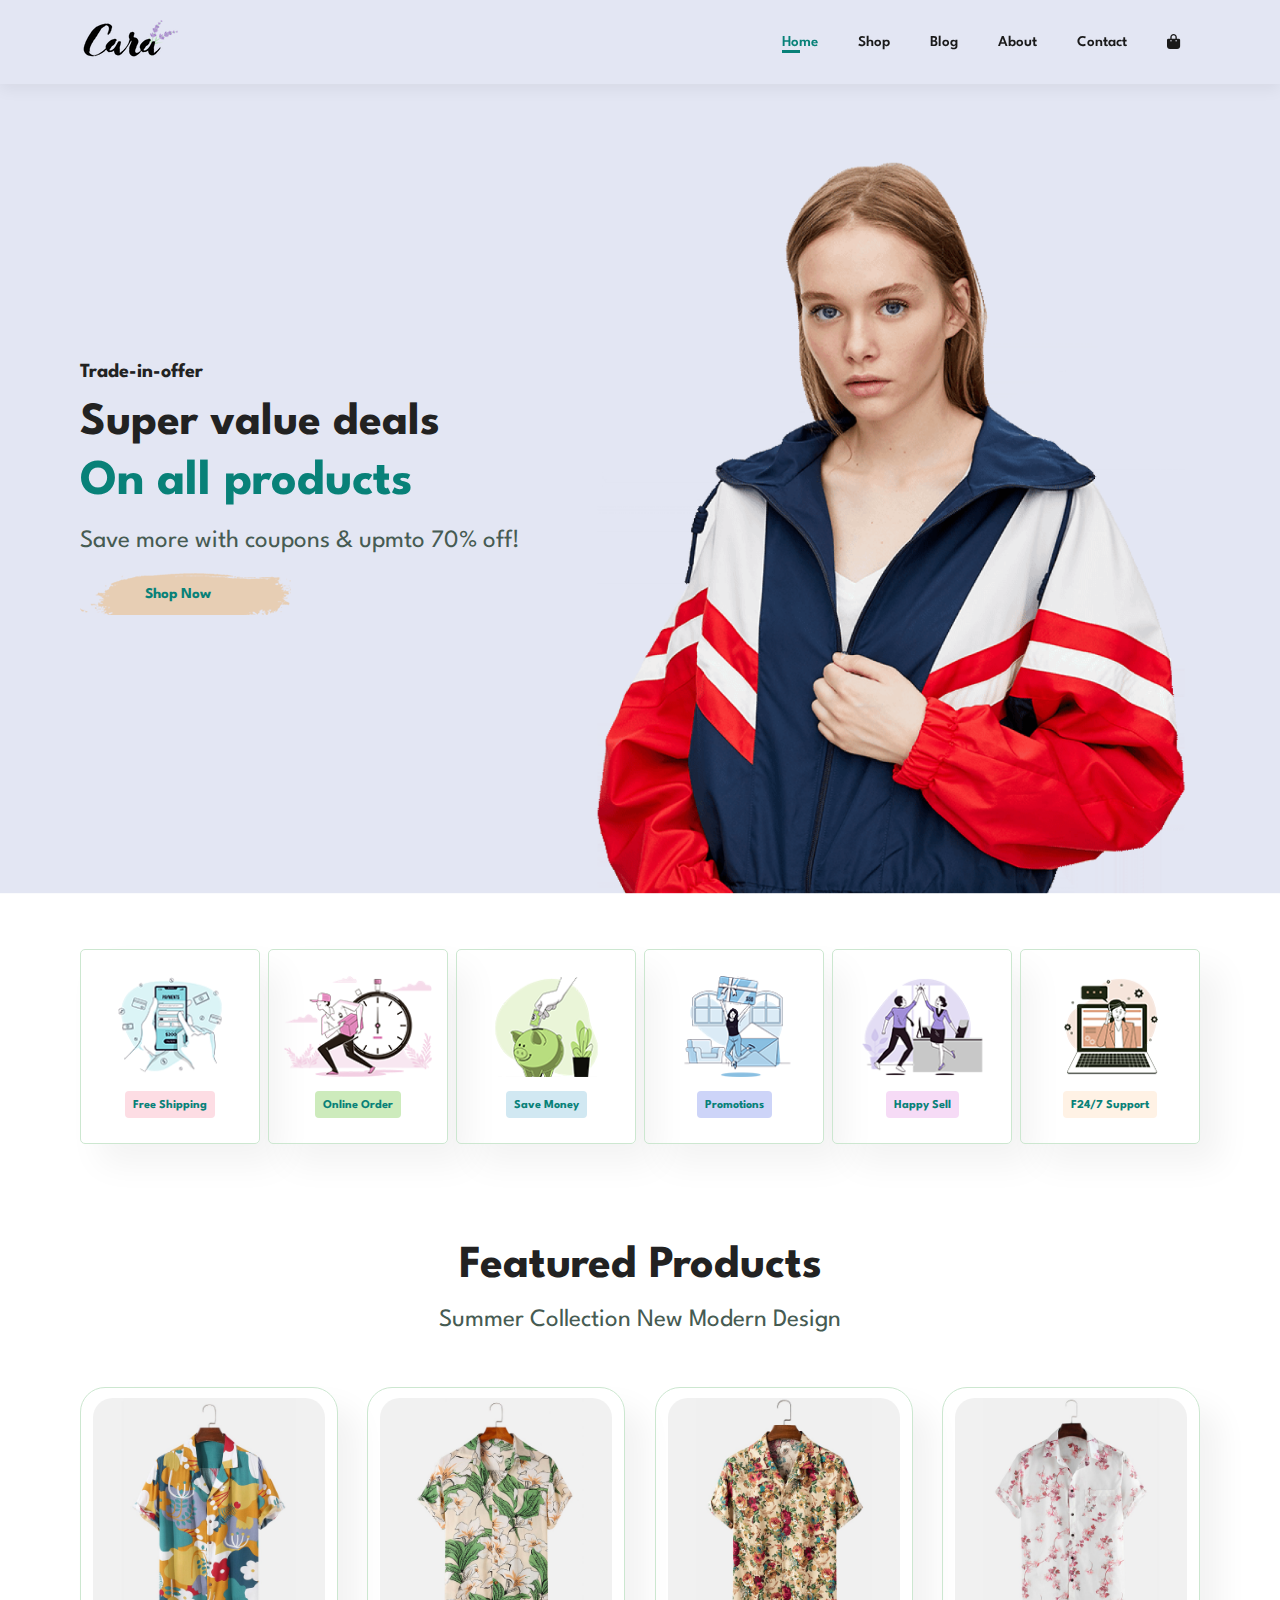
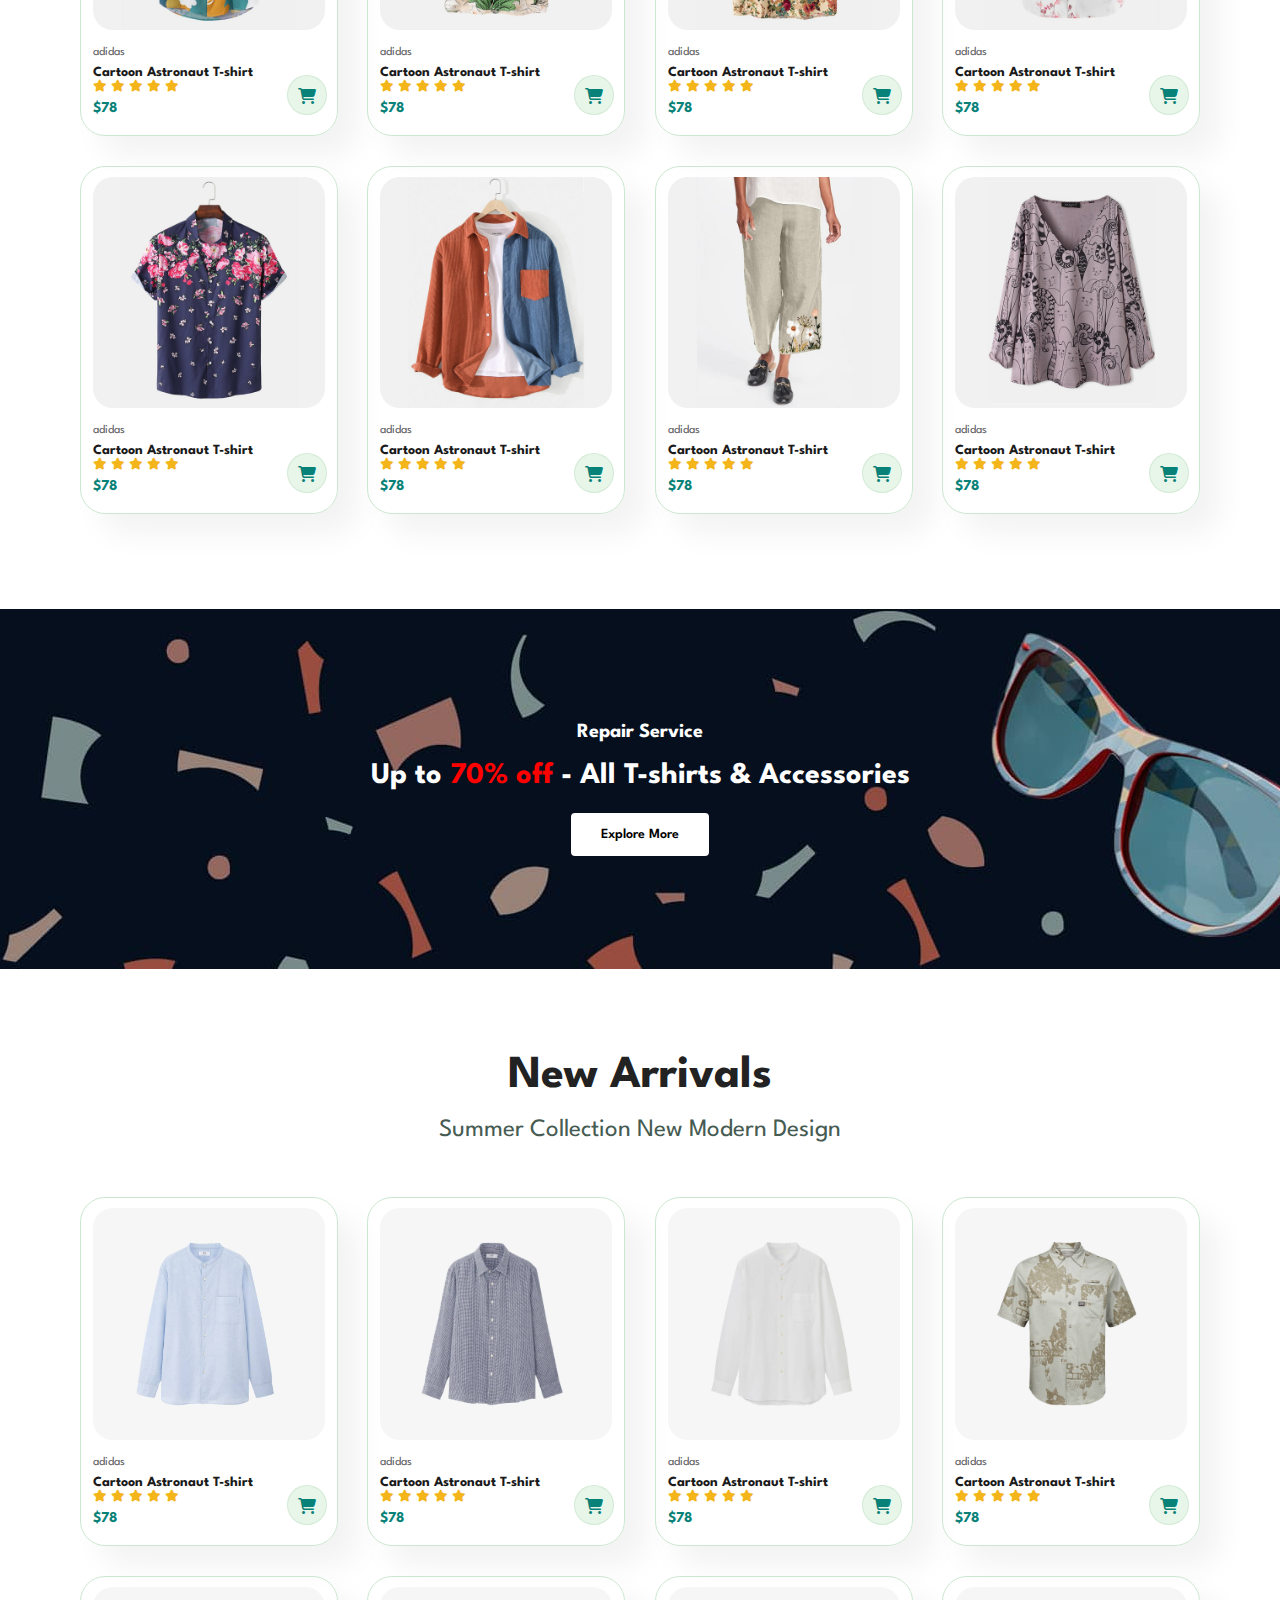
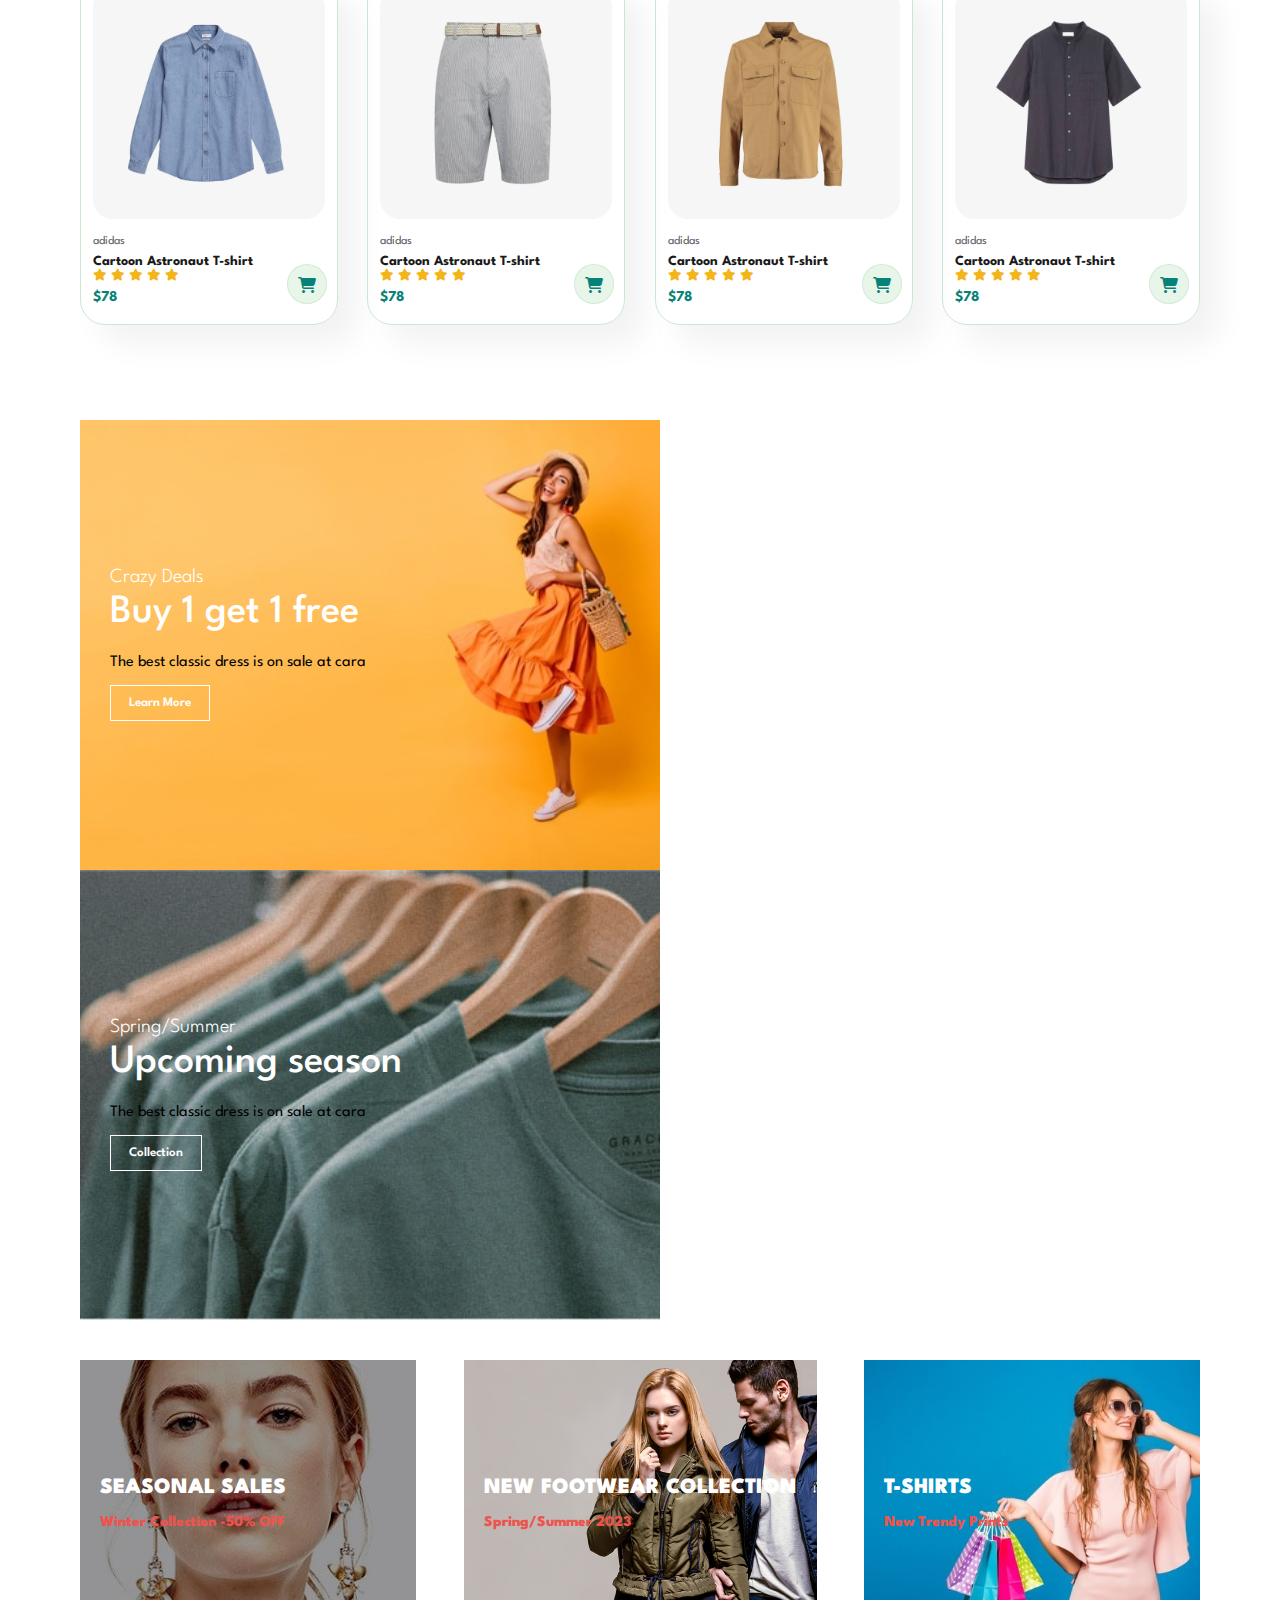
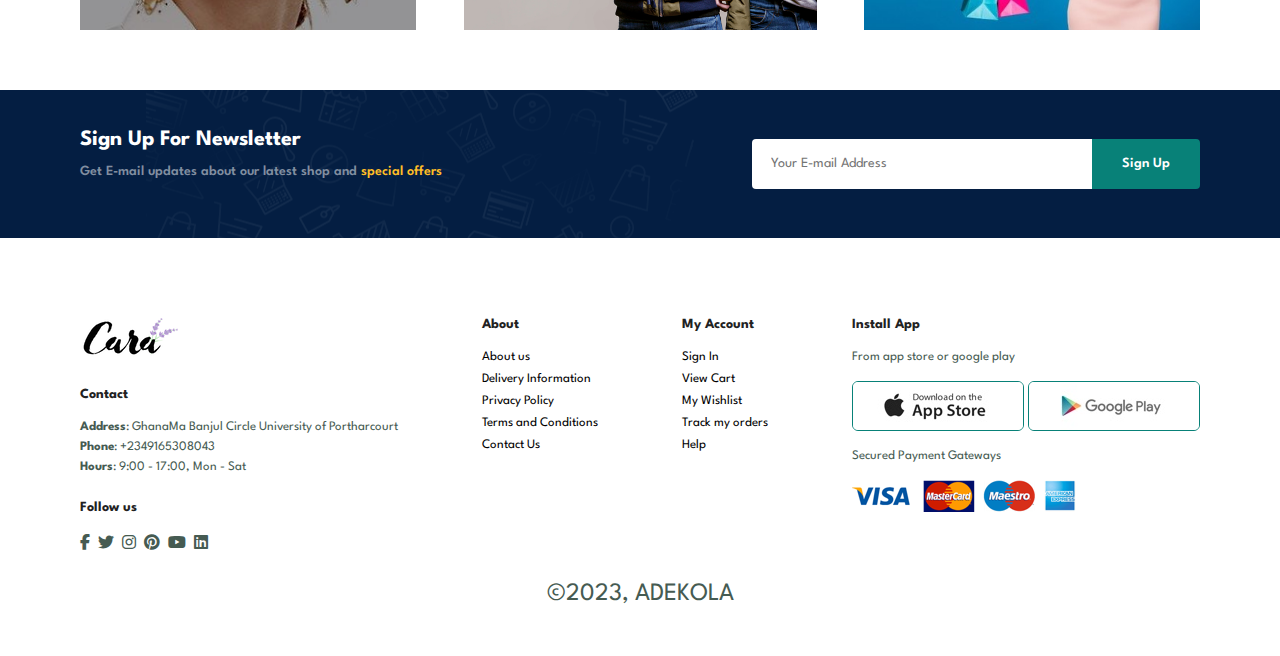
<file: index.html>
<!DOCTYPE html>
<html lang="en">
<head>
    <meta name="viewport" content="width=device-width, initial-scale=1.0">
    <title>Ecommerce</title>
    <link rel="stylesheet" href="style.css">
    <link rel="stylesheet" href="https://cdnjs.cloudflare.com/ajax/libs/font-awesome/6.4.2/css/all.min.css">
</head>
<body>
    
    <!-- header -->
    <section id="header">
        <a href=""><img src="img/logo.png" class="logo" alt=""></a>

        <div>
            <ul id="navbar">
                <li><a class="active" href="index.html">Home</a></li>
                <li><a href="shop.html">Shop</a></li>
                <li><a href="blog.html">Blog</a></li>
                <li><a href="about.html">About</a></li>
                <li><a href="contact.html">Contact</a></li>
                <li id="lg-bag"><a href="cart.html"><i class="fa-solid fa-bag-shopping"></i></a></li>
                <a href="" id="close"><i class="fa-solid fa-xmark"></i></a>
            </ul>
        </div>

        <div id="mobile">
            <a href="cart.html"><i class="fa-solid fa-bag-shopping"></i></i></i></i></a>
            <i id="bar" class="fas fa-outdent"></i>
            
        </div>
    </section>

    <section id="hero">
        <h4>Trade-in-offer</h4>
        <h2>Super value deals</h2>
        <h1>On all products</h1>
        <p>Save more with coupons & upmto 70% off!</p>
        <button>Shop Now</button>
    </section>


    <section id="feature" class="section-p1">
        <div class="fe-box">
            <img src="img/Features/f1.png" alt="">
            <h6>Free Shipping</h6>
        </div>
        <div class="fe-box">
            <img src="img/Features/f2.png" alt="">
            <h6>Online Order</h6>
        </div>
        <div class="fe-box">
            <img src="img/Features/f3.png" alt="">
            <h6>Save Money</h6>
        </div>
        <div class="fe-box">
            <img src="img/Features/f4.png" alt="">
            <h6>Promotions</h6>
        </div>
        <div class="fe-box">
            <img src="img/Features/f5.png" alt="">
            <h6>Happy Sell</h6>
        </div>
        <div class="fe-box">
            <img src="img/Features/f6.png" alt="">
            <h6>F24/7 Support</h6>
        </div>
    </section>

    <section id="product1" class="section-p1">
        <h2>Featured Products</h2>
        <p>Summer Collection New Modern Design</p>
        <div class="pro-container">
            <div class="pro">
                <img src="img/Products/f1.jpg" alt="">
                <div class="des">
                    <span>adidas</span>
                    <h5>Cartoon Astronaut T-shirt</h5>
                    <div class="star">
                        <i class="fas fa-star"></i>
                        <i class="fas fa-star"></i>
                        <i class="fas fa-star"></i>
                        <i class="fas fa-star"></i>
                        <i class="fas fa-star"></i>
                    </div>
                    <h4>$78</h4>
                </div>
                <a href=""><i class="fa-solid fa-cart-shopping cart" ; ></i></a>
            </div>
            <div class="pro">
                <img src="img/Products/f2.jpg" alt="">
                <div class="des">
                    <span>adidas</span>
                    <h5>Cartoon Astronaut T-shirt</h5>
                    <div class="star">
                        <i class="fas fa-star"></i>
                        <i class="fas fa-star"></i>
                        <i class="fas fa-star"></i>
                        <i class="fas fa-star"></i>
                        <i class="fas fa-star"></i>
                    </div>
                    <h4>$78</h4>
                </div>
                <a href=""><i class="fa-solid fa-cart-shopping cart" ; ></i></a>
            </div>
            <div class="pro">
                <img src="img/Products/f3.jpg" alt="">
                <div class="des">
                    <span>adidas</span>
                    <h5>Cartoon Astronaut T-shirt</h5>
                    <div class="star">
                        <i class="fas fa-star"></i>
                        <i class="fas fa-star"></i>
                        <i class="fas fa-star"></i>
                        <i class="fas fa-star"></i>
                        <i class="fas fa-star"></i>
                    </div>
                    <h4>$78</h4>
                </div>
                <a href=""><i class="fa-solid fa-cart-shopping cart" ; ></i></a>
            </div>
            <div class="pro">
                <img src="img/Products/f4.jpg" alt="">
                <div class="des">
                    <span>adidas</span>
                    <h5>Cartoon Astronaut T-shirt</h5>
                    <div class="star">
                        <i class="fas fa-star"></i>
                        <i class="fas fa-star"></i>
                        <i class="fas fa-star"></i>
                        <i class="fas fa-star"></i>
                        <i class="fas fa-star"></i>
                    </div>
                    <h4>$78</h4>
                </div>
                <a href=""><i class="fa-solid fa-cart-shopping cart" ; ></i></a>
            </div>
            <div class="pro">
                <img src="img/Products/f5.jpg" alt="">
                <div class="des">
                    <span>adidas</span>
                    <h5>Cartoon Astronaut T-shirt</h5>
                    <div class="star">
                        <i class="fas fa-star"></i>
                        <i class="fas fa-star"></i>
                        <i class="fas fa-star"></i>
                        <i class="fas fa-star"></i>
                        <i class="fas fa-star"></i>
                    </div>
                    <h4>$78</h4>
                </div>
                <a href=""><i class="fa-solid fa-cart-shopping cart" ; ></i></a>
            </div>
            <div class="pro">
                <img src="img/Products/f6.jpg" alt="">
                <div class="des">
                    <span>adidas</span>
                    <h5>Cartoon Astronaut T-shirt</h5>
                    <div class="star">
                        <i class="fas fa-star"></i>
                        <i class="fas fa-star"></i>
                        <i class="fas fa-star"></i>
                        <i class="fas fa-star"></i>
                        <i class="fas fa-star"></i>
                    </div>
                    <h4>$78</h4>
                </div>
                <a href=""><i class="fa-solid fa-cart-shopping cart" ; ></i></a>
            </div>
            <div class="pro">
                <img src="img/Products/f7.jpg" alt="">
                <div class="des">
                    <span>adidas</span>
                    <h5>Cartoon Astronaut T-shirt</h5>
                    <div class="star">
                        <i class="fas fa-star"></i>
                        <i class="fas fa-star"></i>
                        <i class="fas fa-star"></i>
                        <i class="fas fa-star"></i>
                        <i class="fas fa-star"></i>
                    </div>
                    <h4>$78</h4>
                </div>
                <a href=""><i class="fa-solid fa-cart-shopping cart" ; ></i></a>
            </div>
            <div class="pro">
                <img src="img/Products/f8.jpg" alt="">
                <div class="des">
                    <span>adidas</span>
                    <h5>Cartoon Astronaut T-shirt</h5>
                    <div class="star">
                        <i class="fas fa-star"></i>
                        <i class="fas fa-star"></i>
                        <i class="fas fa-star"></i>
                        <i class="fas fa-star"></i>
                        <i class="fas fa-star"></i>
                    </div>
                    <h4>$78</h4>
                </div>
                <a href=""><i class="fa-solid fa-cart-shopping cart" ; ></i></a>
            </div>
        </div>
    </section>

    <section id="banner" class="section-m1">
        <h4>Repair Service</h4>
        <h2>Up to <span>70% off</span> - All T-shirts & Accessories</h2>
        <button class="normal">Explore More</button>
    </section>

    <section id="product1" class="section-p1">
        <h2>New Arrivals</h2>
        <p>Summer Collection New Modern Design</p>
        <div class="pro-container">
            <div class="pro">
                <img src="img/Products/n1.jpg" alt="">
                <div class="des">
                    <span>adidas</span>
                    <h5>Cartoon Astronaut T-shirt</h5>
                    <div class="star">
                        <i class="fas fa-star"></i>
                        <i class="fas fa-star"></i>
                        <i class="fas fa-star"></i>
                        <i class="fas fa-star"></i>
                        <i class="fas fa-star"></i>
                    </div>
                    <h4>$78</h4>
                </div>
                <a href=""><i class="fa-solid fa-cart-shopping cart" ; ></i></a>
            </div>
            <div class="pro">
                <img src="img/Products/n2.jpg" alt="">
                <div class="des">
                    <span>adidas</span>
                    <h5>Cartoon Astronaut T-shirt</h5>
                    <div class="star">
                        <i class="fas fa-star"></i>
                        <i class="fas fa-star"></i>
                        <i class="fas fa-star"></i>
                        <i class="fas fa-star"></i>
                        <i class="fas fa-star"></i>
                    </div>
                    <h4>$78</h4>
                </div>
                <a href=""><i class="fa-solid fa-cart-shopping cart" ; ></i></a>
            </div>
            <div class="pro">
                <img src="img/Products/n3.jpg" alt="">
                <div class="des">
                    <span>adidas</span>
                    <h5>Cartoon Astronaut T-shirt</h5>
                    <div class="star">
                        <i class="fas fa-star"></i>
                        <i class="fas fa-star"></i>
                        <i class="fas fa-star"></i>
                        <i class="fas fa-star"></i>
                        <i class="fas fa-star"></i>
                    </div>
                    <h4>$78</h4>
                </div>
                <a href=""><i class="fa-solid fa-cart-shopping cart" ; ></i></a>
            </div>
            <div class="pro">
                <img src="img/Products/n4.jpg" alt="">
                <div class="des">
                    <span>adidas</span>
                    <h5>Cartoon Astronaut T-shirt</h5>
                    <div class="star">
                        <i class="fas fa-star"></i>
                        <i class="fas fa-star"></i>
                        <i class="fas fa-star"></i>
                        <i class="fas fa-star"></i>
                        <i class="fas fa-star"></i>
                    </div>
                    <h4>$78</h4>
                </div>
                <a href=""><i class="fa-solid fa-cart-shopping cart" ; ></i></a>
            </div>
            <div class="pro">
                <img src="img/Products/n5.jpg" alt="">
                <div class="des">
                    <span>adidas</span>
                    <h5>Cartoon Astronaut T-shirt</h5>
                    <div class="star">
                        <i class="fas fa-star"></i>
                        <i class="fas fa-star"></i>
                        <i class="fas fa-star"></i>
                        <i class="fas fa-star"></i>
                        <i class="fas fa-star"></i>
                    </div>
                    <h4>$78</h4>
                </div>
                <a href=""><i class="fa-solid fa-cart-shopping cart" ; ></i></a>
            </div>
            <div class="pro">
                <img src="img/Products/n6.jpg" alt="">
                <div class="des">
                    <span>adidas</span>
                    <h5>Cartoon Astronaut T-shirt</h5>
                    <div class="star">
                        <i class="fas fa-star"></i>
                        <i class="fas fa-star"></i>
                        <i class="fas fa-star"></i>
                        <i class="fas fa-star"></i>
                        <i class="fas fa-star"></i>
                    </div>
                    <h4>$78</h4>
                </div>
                <a href=""><i class="fa-solid fa-cart-shopping cart" ; ></i></a>
            </div>
            <div class="pro">
                <img src="img/Products/n7.jpg" alt="">
                <div class="des">
                    <span>adidas</span>
                    <h5>Cartoon Astronaut T-shirt</h5>
                    <div class="star">
                        <i class="fas fa-star"></i>
                        <i class="fas fa-star"></i>
                        <i class="fas fa-star"></i>
                        <i class="fas fa-star"></i>
                        <i class="fas fa-star"></i>
                    </div>
                    <h4>$78</h4>
                </div>
                <a href=""><i class="fa-solid fa-cart-shopping cart" ; ></i></a>
            </div>
            <div class="pro">
                <img src="img/Products/n8.jpg" alt="">
                <div class="des">
                    <span>adidas</span>
                    <h5>Cartoon Astronaut T-shirt</h5>
                    <div class="star">
                        <i class="fas fa-star"></i>
                        <i class="fas fa-star"></i>
                        <i class="fas fa-star"></i>
                        <i class="fas fa-star"></i>
                        <i class="fas fa-star"></i>
                    </div>
                    <h4>$78</h4>
                </div>
                <a href=""><i class="fa-solid fa-cart-shopping cart" ; ></i></a>
            </div>
        </div>
    </section>

    <section id="sm-banner" class="section-p1">
        <div class="banner-box">
            <h4>Crazy Deals</h4>
            <h2>Buy 1 get 1 free</h2>
            <span>The best classic dress is on sale at cara</span>
            <button class="white">Learn More</button>
        </div>

        <div class="banner-box banner-box2">
            <h4>Spring/Summer</h4>
            <h2>Upcoming season</h2>
            <span>The best classic dress is on sale at cara</span>
            <button class="white">Collection</button>
        </div>

    </section>

    <section id="banner3">
        <div class="banner-box">
            <h2>SEASONAL SALES</h2>
            <h3>Winter Collection -50% OFF</h3>
        </div>  
        <div class="banner-box banner-box2">
            <h2>NEW FOOTWEAR COLLECTION</h2>
            <h3>Spring/Summer 2023</h3>
        </div>  
        <div class="banner-box banner-box3">
            <h2>T-SHIRTS</h2>
            <h3>New Trendy Prints</h3>
        </div>  
    </section> 
    <section id="newsletter" class="section-p1 section-m1">
        <div class="newstext">
            <h4>Sign Up For Newsletter</h4>
            <p>Get E-mail updates about our latest shop and <span>special offers</span>
            </p>
        </div>
        <div class="form">
            <input type="text" placeholder="Your E-mail Address">
            <button class="normal">Sign Up</button>
        </div>
    </section>

    <footer class="section-p1">
        <div class="col">
            <img class="logo" src="img/logo.png">
            <h4>Contact</h4>
            <p><strong>Address</strong>: GhanaMa Banjul Circle University of Portharcourt</p>
            <p><strong>Phone</strong>: +2349165308043</p>
            <p><strong>Hours</strong>: 9:00 - 17:00, Mon - Sat</p>

            <div class="follow">
                <h4>Follow us</h4>
                <div class="icon">
                    <i class="fab fa-facebook-f"></i>
                    <i class="fab fa-twitter"></i>
                    <i class="fab fa-instagram"></i>
                    <i class="fab fa-pinterest"></i>
                    <i class="fab fa-youtube"></i>
                    <i class="fab fa-linkedin"></i>
                </div>
            </div>
            
        </div>

        <div class="col">
            <h4>About</h4>
            <a href="">About us</a>
            <a href="">Delivery Information</a>
            <a href="">Privacy Policy</a>
            <a href="">Terms and Conditions</a>
            <a href="">Contact Us</a>
        </div>

        <div class="col">
            <h4>My Account</h4>
            <a href="">Sign In</a>
            <a href="">View Cart</a>
            <a href="">My Wishlist</a>
            <a href="">Track my orders</a>
            <a href="">Help</a>
        </div>

        <div class="col install">
            <h4>Install App</h4>
            <p>From app store or google play</p>
            <div class="row">
                <img src="img/Pay/app.jpg">
                <img src="img/Pay/play.jpg">
            </div>

            <p>Secured Payment Gateways</p>
            <img src="img/Pay/pay.png" alt="">
        </div>
        
    </footer>
    <p class="copyright">&copy;2023, ADEKOLA</p>

    <script src="script.js"></script>
</body>
</html>
</file>
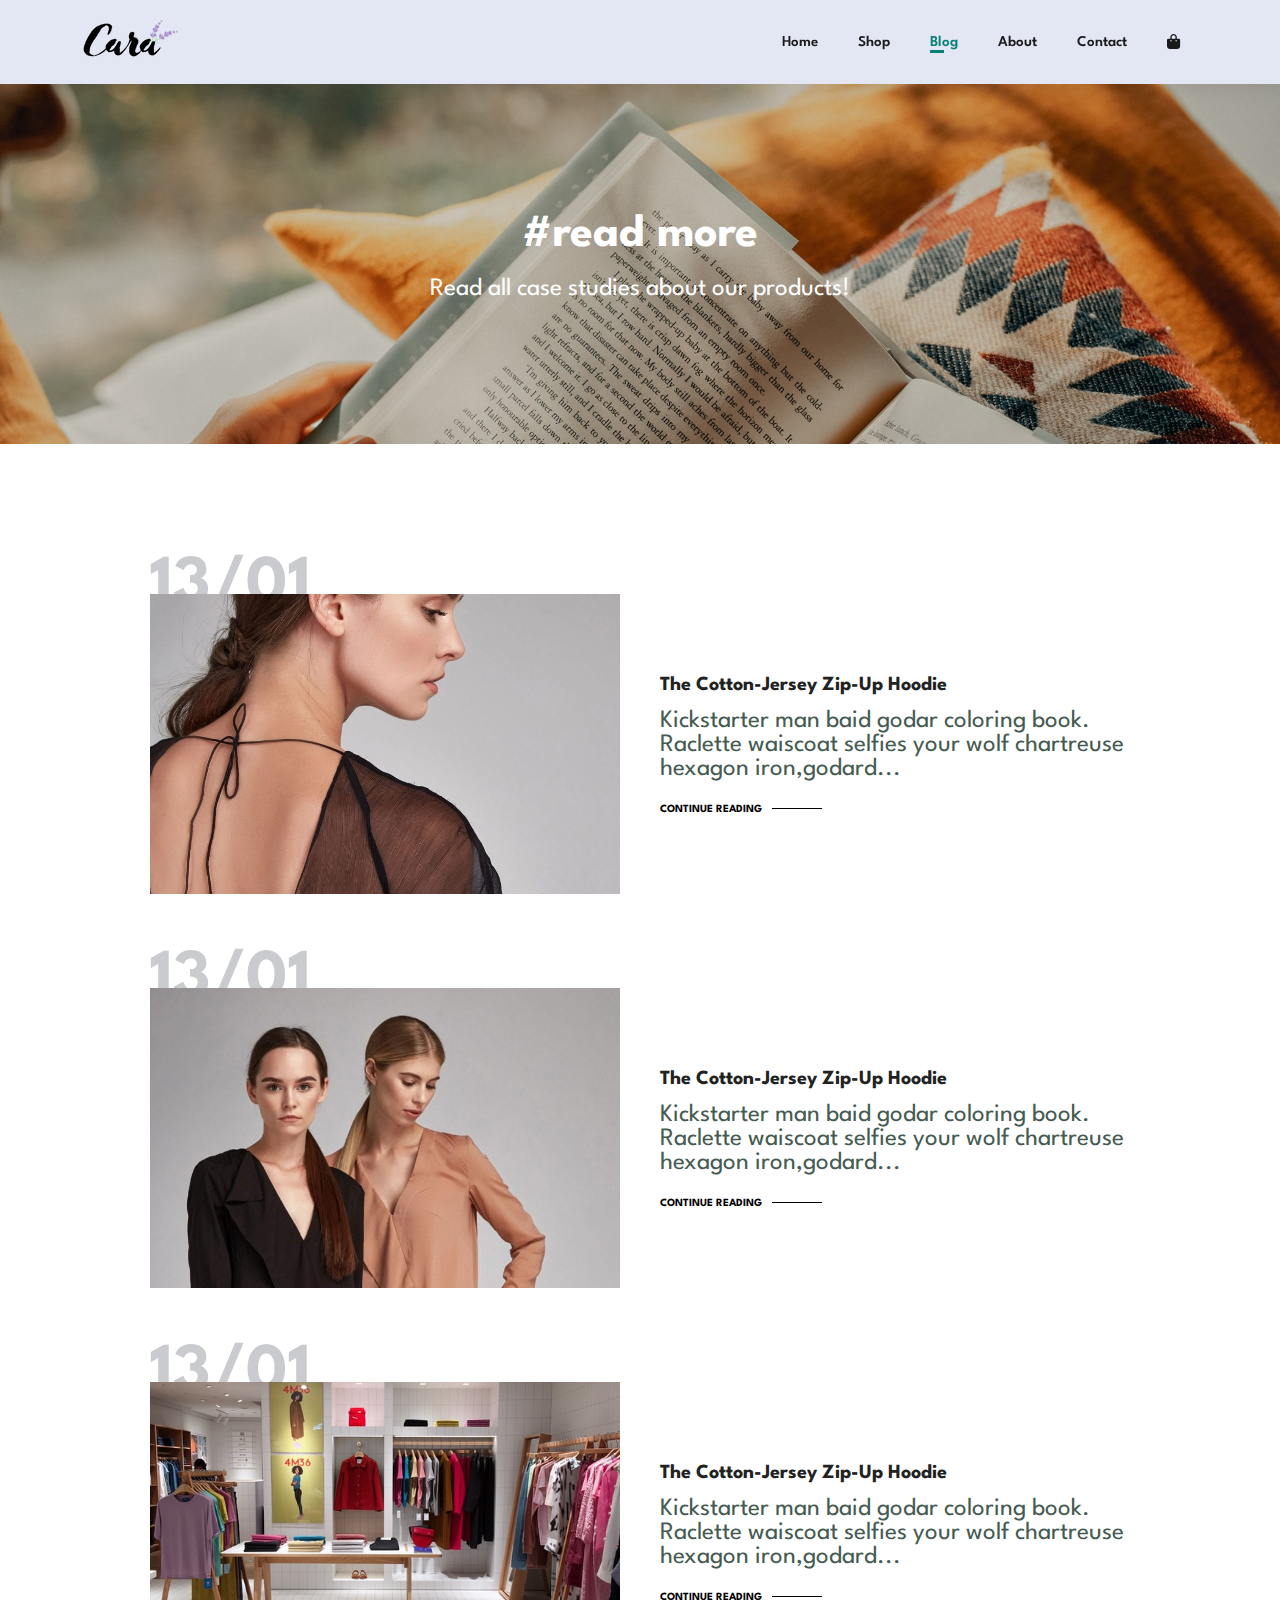
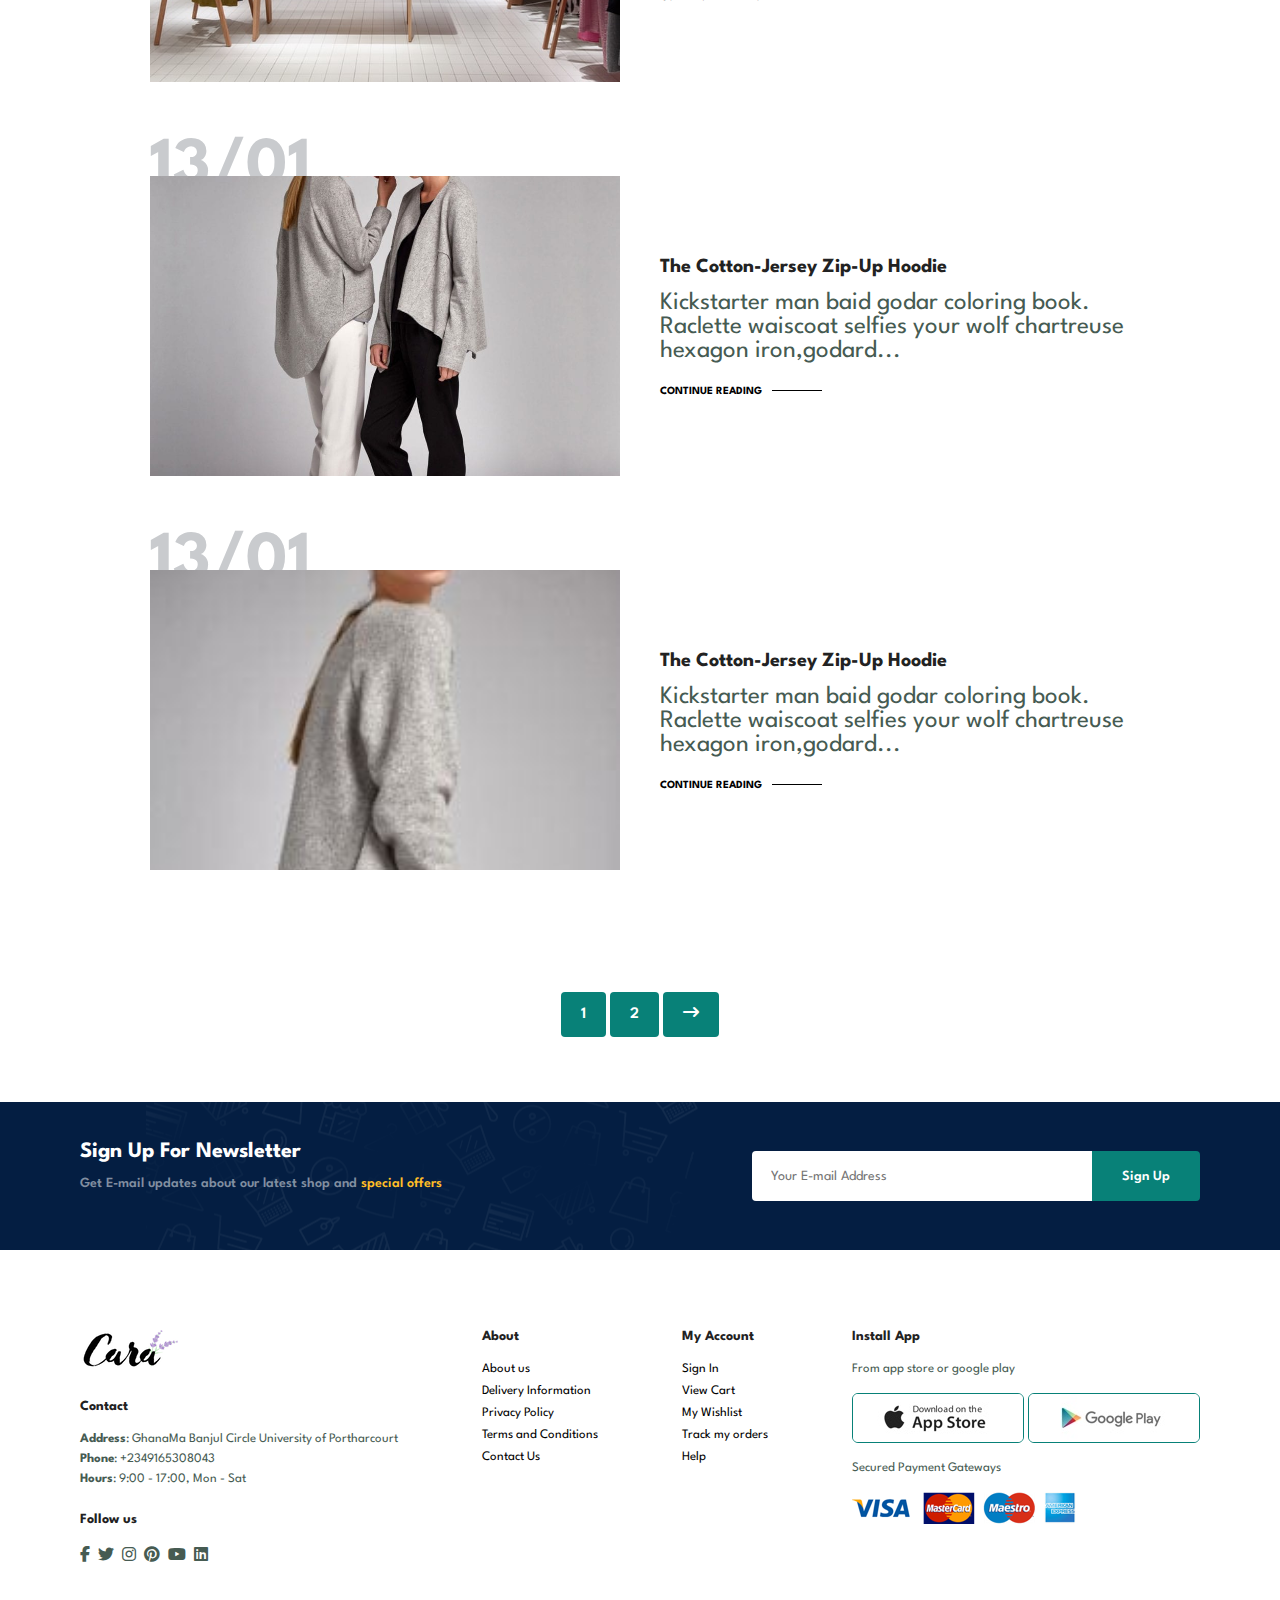
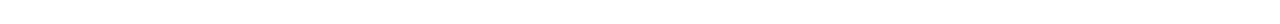
<file: blog.html>
<!DOCTYPE html>
<html lang="en">
<head>
    <meta name="viewport" content="width=device-width, initial-scale=1.0">
    <title>Ecommerce</title>
    <link rel="stylesheet" href="style.css">
    <link rel="stylesheet" href="https://cdnjs.cloudflare.com/ajax/libs/font-awesome/6.4.2/css/all.min.css">
</head>
<body>
    
    <!-- header -->
    <section id="header">
        <a href=""><img src="img/logo.png" class="logo" alt=""></a>

        <div>
            <ul id="navbar">
                <li><a href="index.html">Home</a></li>
                <li><a href="shop.html">Shop</a></li>
                <li><a class="active" href="blog.html">Blog</a></li>
                <li><a href="about.html">About</a></li>
                <li><a href="contact.html">Contact</a></li>
                <li id="lg-bag"><a href="cart.html"><i class="fa-solid fa-bag-shopping"></i></a></li>
                <a href="" id="close"><i class="fa-solid fa-xmark"></i></a>
            </ul>
        </div>

        <div id="mobile">
            <a href="cart.html"><i class="fa-solid fa-bag-shopping"></i></i></i></i></a>
            <i id="bar" class="fas fa-outdent"></i>
            
        </div>
    </section>

    <section id="pageheader" class="blogheader">
        <h2>#read more</h2>
        <p>Read all case studies about our products!</p>
    </section>

    <section id="blog">
        <div class="blogbox">
            <div class="blog-img">
                <img src="img/Blog/b1.jpg" alt="">
            </div>
            <div class="blog-details">
                <h4>The Cotton-Jersey Zip-Up Hoodie</h4>
                <p>Kickstarter man baid godar coloring book.  Raclette waiscoat selfies your 
                    wolf chartreuse hexagon iron,godard...
                </p>
                <a href="">CONTINUE READING</a>
            </div>
        <h1>13/01</h1>
        </div>

        <div class="blogbox">
            <div class="blog-img">
                <img src="img/Blog/b2.jpg" alt="">
            </div>
            <div class="blog-details">
                <h4>The Cotton-Jersey Zip-Up Hoodie</h4>
                <p>Kickstarter man baid godar coloring book.  Raclette waiscoat selfies your 
                    wolf chartreuse hexagon iron,godard...
                </p>
                <a href="">CONTINUE READING</a>
            </div>
        <h1>13/01</h1>
        </div>
        <div class="blogbox">
            <div class="blog-img">
                <img src="img/Blog/b3.jpg" alt="">
            </div>
            <div class="blog-details">
                <h4>The Cotton-Jersey Zip-Up Hoodie</h4>
                <p>Kickstarter man baid godar coloring book.  Raclette waiscoat selfies your 
                    wolf chartreuse hexagon iron,godard...
                </p>
                <a href="">CONTINUE READING</a>
            </div>
        <h1>13/01</h1>
        </div>
        <div class="blogbox">
            <div class="blog-img">
                <img src="img/Blog/b4.jpg" alt="">
            </div>
            <div class="blog-details">
                <h4>The Cotton-Jersey Zip-Up Hoodie</h4>
                <p>Kickstarter man baid godar coloring book.  Raclette waiscoat selfies your 
                    wolf chartreuse hexagon iron,godard...
                </p>
                <a href="">CONTINUE READING</a>
            </div>
        <h1>13/01</h1>
        </div>
        <div class="blogbox">
            <div class="blog-img">
                <img src="img/Blog/b5.jpg" alt="">
            </div>
            <div class="blog-details">
                <h4>The Cotton-Jersey Zip-Up Hoodie</h4>
                <p>Kickstarter man baid godar coloring book.  Raclette waiscoat selfies your 
                    wolf chartreuse hexagon iron,godard...
                </p>
                <a href="">CONTINUE READING</a>
            </div>
        <h1>13/01</h1>
        </div>
    </section>


    <section id="pagination" class="section-p1">
        <a href="">1</a>
        <a href="">2</a>
        <a href=""><i class="fa-solid fa-arrow-right-long"></i></a>
    </section>

    <section id="newsletter" class="section-p1 section-m1">
        <div class="newstext">
            <h4>Sign Up For Newsletter</h4>
            <p>Get E-mail updates about our latest shop and <span>special offers</span>
            </p>
        </div>
        <div class="form">
            <input type="text" placeholder="Your E-mail Address">
            <button class="normal">Sign Up</button>
        </div>
    </section>

    <footer class="section-p1">
        <div class="col">
            <img class="logo" src="img/logo.png">
            <h4>Contact</h4>
            <p><strong>Address</strong>: GhanaMa Banjul Circle University of Portharcourt</p>
            <p><strong>Phone</strong>: +2349165308043</p>
            <p><strong>Hours</strong>: 9:00 - 17:00, Mon - Sat</p>

            <div class="follow">
                <h4>Follow us</h4>
                <div class="icon">
                    <i class="fab fa-facebook-f"></i>
                    <i class="fab fa-twitter"></i>
                    <i class="fab fa-instagram"></i>
                    <i class="fab fa-pinterest"></i>
                    <i class="fab fa-youtube"></i>
                    <i class="fab fa-linkedin"></i>
                </div>
            </div>
            
        </div>

        <div class="col">
            <h4>About</h4>
            <a href="">About us</a>
            <a href="">Delivery Information</a>
            <a href="">Privacy Policy</a>
            <a href="">Terms and Conditions</a>
            <a href="">Contact Us</a>
        </div>

        <div class="col">
            <h4>My Account</h4>
            <a href="">Sign In</a>
            <a href="">View Cart</a>
            <a href="">My Wishlist</a>
            <a href="">Track my orders</a>
            <a href="">Help</a>
        </div>

        <div class="col install">
            <h4>Install App</h4>
            <p>From app store or google play</p>
            <div class="row">
                <img src="img/Pay/app.jpg">
                <img src="img/Pay/play.jpg">
            </div>

            <p>Secured Payment Gateways</p>
            <img src="img/Pay/pay.png" alt="">
        </div>
        
    </footer>

    <script src="script.js"></script>

</body>
</html>
</file>
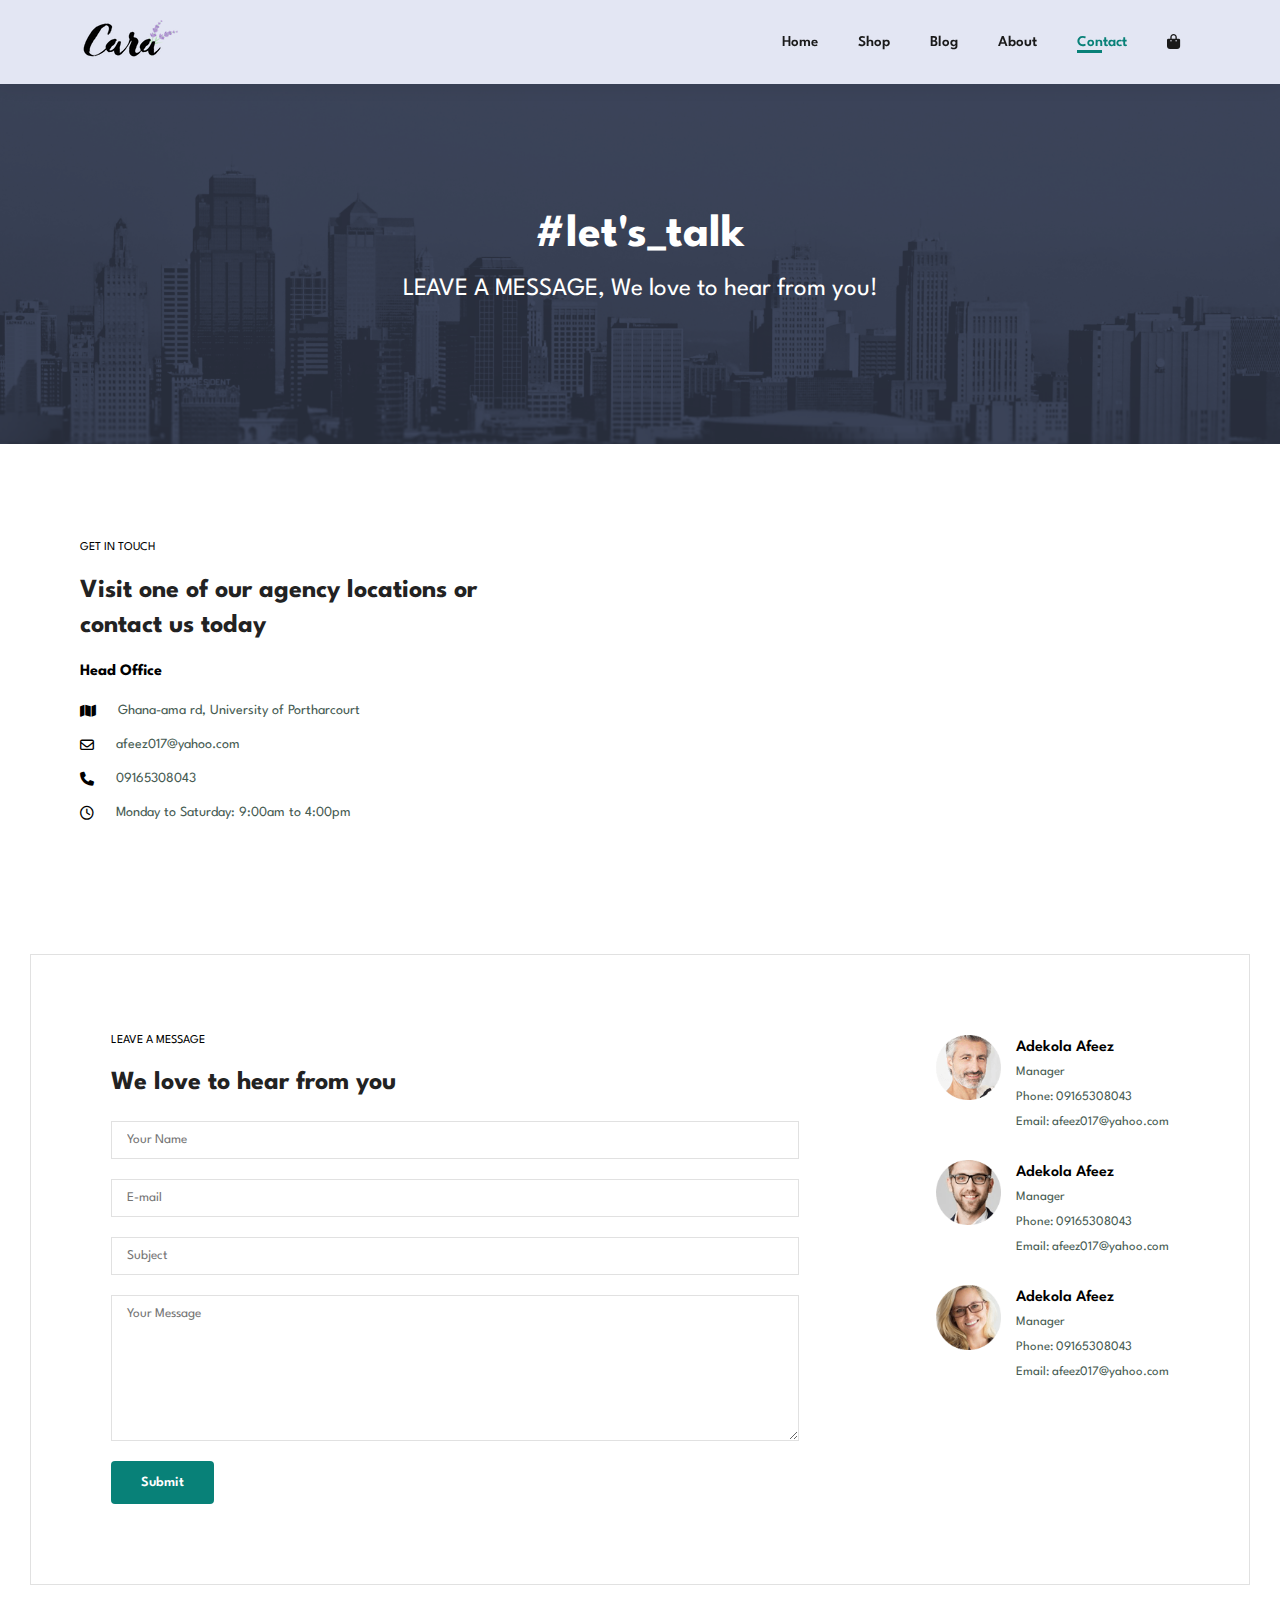
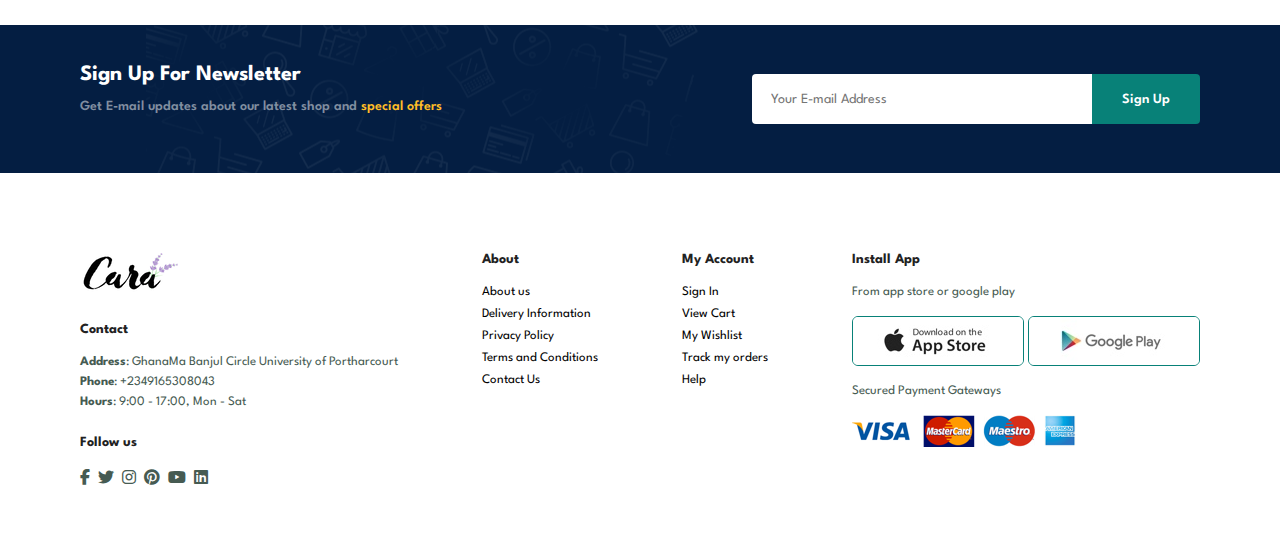
<file: contact.html>
<!DOCTYPE html>
<html lang="en">
<head>
    <meta name="viewport" content="width=device-width, initial-scale=1.0">
    <title>Ecommerce</title>
    <link rel="stylesheet" href="style.css">
    <link rel="stylesheet" href="https://cdnjs.cloudflare.com/ajax/libs/font-awesome/6.4.2/css/all.min.css">
</head>
<body>
    
    <!-- header -->
    <section id="header">
        <a href=""><img src="img/logo.png" class="logo" alt=""></a>

        <div>
            <ul id="navbar">
                <li><a href="index.html">Home</a></li>
                <li><a href="shop.html">Shop</a></li>
                <li><a href="blog.html">Blog</a></li>
                <li><a href="about.html">About</a></li>
                <li><a class="active" href="contact.html">Contact</a></li>
                <li id="lg-bag"><a href="cart.html"><i class="fa-solid fa-bag-shopping"></i></a></li>
                <a href="" id="close"><i class="fa-solid fa-xmark"></i></a>
            </ul>
        </div>

        <div id="mobile">
            <a href="cart.html"><i class="fa-solid fa-bag-shopping"></i></i></i></i></a>
            <i id="bar" class="fas fa-outdent"></i>
            
        </div>
    </section>

    <section id="pageheader" class="aboutheader">
        <h2>#let's_talk</h2>
        <p>LEAVE A MESSAGE, We love to hear from you!</p>
    </section>

    <section id="contact-details" class="section-p1">
        <div class="details">
            <span>GET IN TOUCH</span>
            <h2>Visit one of our agency locations or contact us today</h2>
            <h3>Head Office</h3>

            <div>
                <li>
                    <i class="fa-solid fa-map"></i>
                    <p>Ghana-ama rd, University of Portharcourt</p>
                </li>
                <li>
                    <i class="fa-regular fa-envelope"></i>
                    <p>afeez017@yahoo.com</p>
                </li>
                <li>
                    <i class="fa-solid fa-phone"></i>
                    <p>09165308043</p>
               </li>
                <li>
                    <i class="fa-regular fa-clock"></i>
                    <p>Monday to Saturday: 9:00am to 4:00pm</p>
                </li>
            </div>
        </div>
       

        <div class="map">
            <iframe src="https://www.google.com/maps/embed?pb=!1m14!1m12!1m3!1d19718.153769741763!2d6.903298257363329!3d4.902282538059427!2m3!1f0!2f0!3f0!3m2!1i1024!2i768!4f13.1!5e0!3m2!1sen!2sng!4v1701987841614!5m2!1sen!2sng" width="600" height="450" style="border:0;" allowfullscreen="" loading="lazy" referrerpolicy="no-referrer-when-downgrade"></iframe>
        </div>
    </section>

    <section id="form-details">
        <form action="">
            <span>LEAVE A MESSAGE</span>
            <h2>We love to hear from you</h2>
            <input type="text" placeholder="Your Name">
            <input type="text" placeholder="E-mail">
            <input type="text" placeholder="Subject">
            <textarea name="" id="" cols="30" rows="10" placeholder="Your Message"></textarea>
            <button class="normal">Submit</button>
        </form>

        <div class="people">
            <div>
                <img src="img/People/1.png" alt="">
                <p><span>Adekola Afeez</span>Manager <br> Phone: 09165308043 <br> Email: afeez017@yahoo.com</p>
            </div>
            <div>
                <img src="img/People/2.png" alt="">
                <p><span>Adekola Afeez</span>Manager <br> Phone: 09165308043 <br> Email: afeez017@yahoo.com</p>
            </div>
            <div>
                <img src="img/People/3.png" alt="">
                <p><span>Adekola Afeez</span>Manager <br> Phone: 09165308043 <br> Email: afeez017@yahoo.com</p>
            </div>
        </div>
    </section>

    <section id="newsletter" class="section-p1 section-m1">
        <div class="newstext">
            <h4>Sign Up For Newsletter</h4>
            <p>Get E-mail updates about our latest shop and <span>special offers</span>
            </p>
        </div>
        <div class="form">
            <input type="text" placeholder="Your E-mail Address">
            <button class="normal">Sign Up</button>
        </div>
    </section>

    <footer class="section-p1">
        <div class="col">
            <img class="logo" src="img/logo.png">
            <h4>Contact</h4>
            <p><strong>Address</strong>: GhanaMa Banjul Circle University of Portharcourt</p>
            <p><strong>Phone</strong>: +2349165308043</p>
            <p><strong>Hours</strong>: 9:00 - 17:00, Mon - Sat</p>

            <div class="follow">
                <h4>Follow us</h4>
                <div class="icon">
                    <i class="fab fa-facebook-f"></i>
                    <i class="fab fa-twitter"></i>
                    <i class="fab fa-instagram"></i>
                    <i class="fab fa-pinterest"></i>
                    <i class="fab fa-youtube"></i>
                    <i class="fab fa-linkedin"></i>
                </div>
            </div>
            
        </div>

        <div class="col">
            <h4>About</h4>
            <a href="">About us</a>
            <a href="">Delivery Information</a>
            <a href="">Privacy Policy</a>
            <a href="">Terms and Conditions</a>
            <a href="">Contact Us</a>
        </div>

        <div class="col">
            <h4>My Account</h4>
            <a href="">Sign In</a>
            <a href="">View Cart</a>
            <a href="">My Wishlist</a>
            <a href="">Track my orders</a>
            <a href="">Help</a>
        </div>

        <div class="col install">
            <h4>Install App</h4>
            <p>From app store or google play</p>
            <div class="row">
                <img src="img/Pay/app.jpg">
                <img src="img/Pay/play.jpg">
            </div>

            <p>Secured Payment Gateways</p>
            <img src="img/Pay/pay.png" alt="">
        </div>
        
    </footer>

    <script src="script.js"></script>

</body>
</html>
</file>
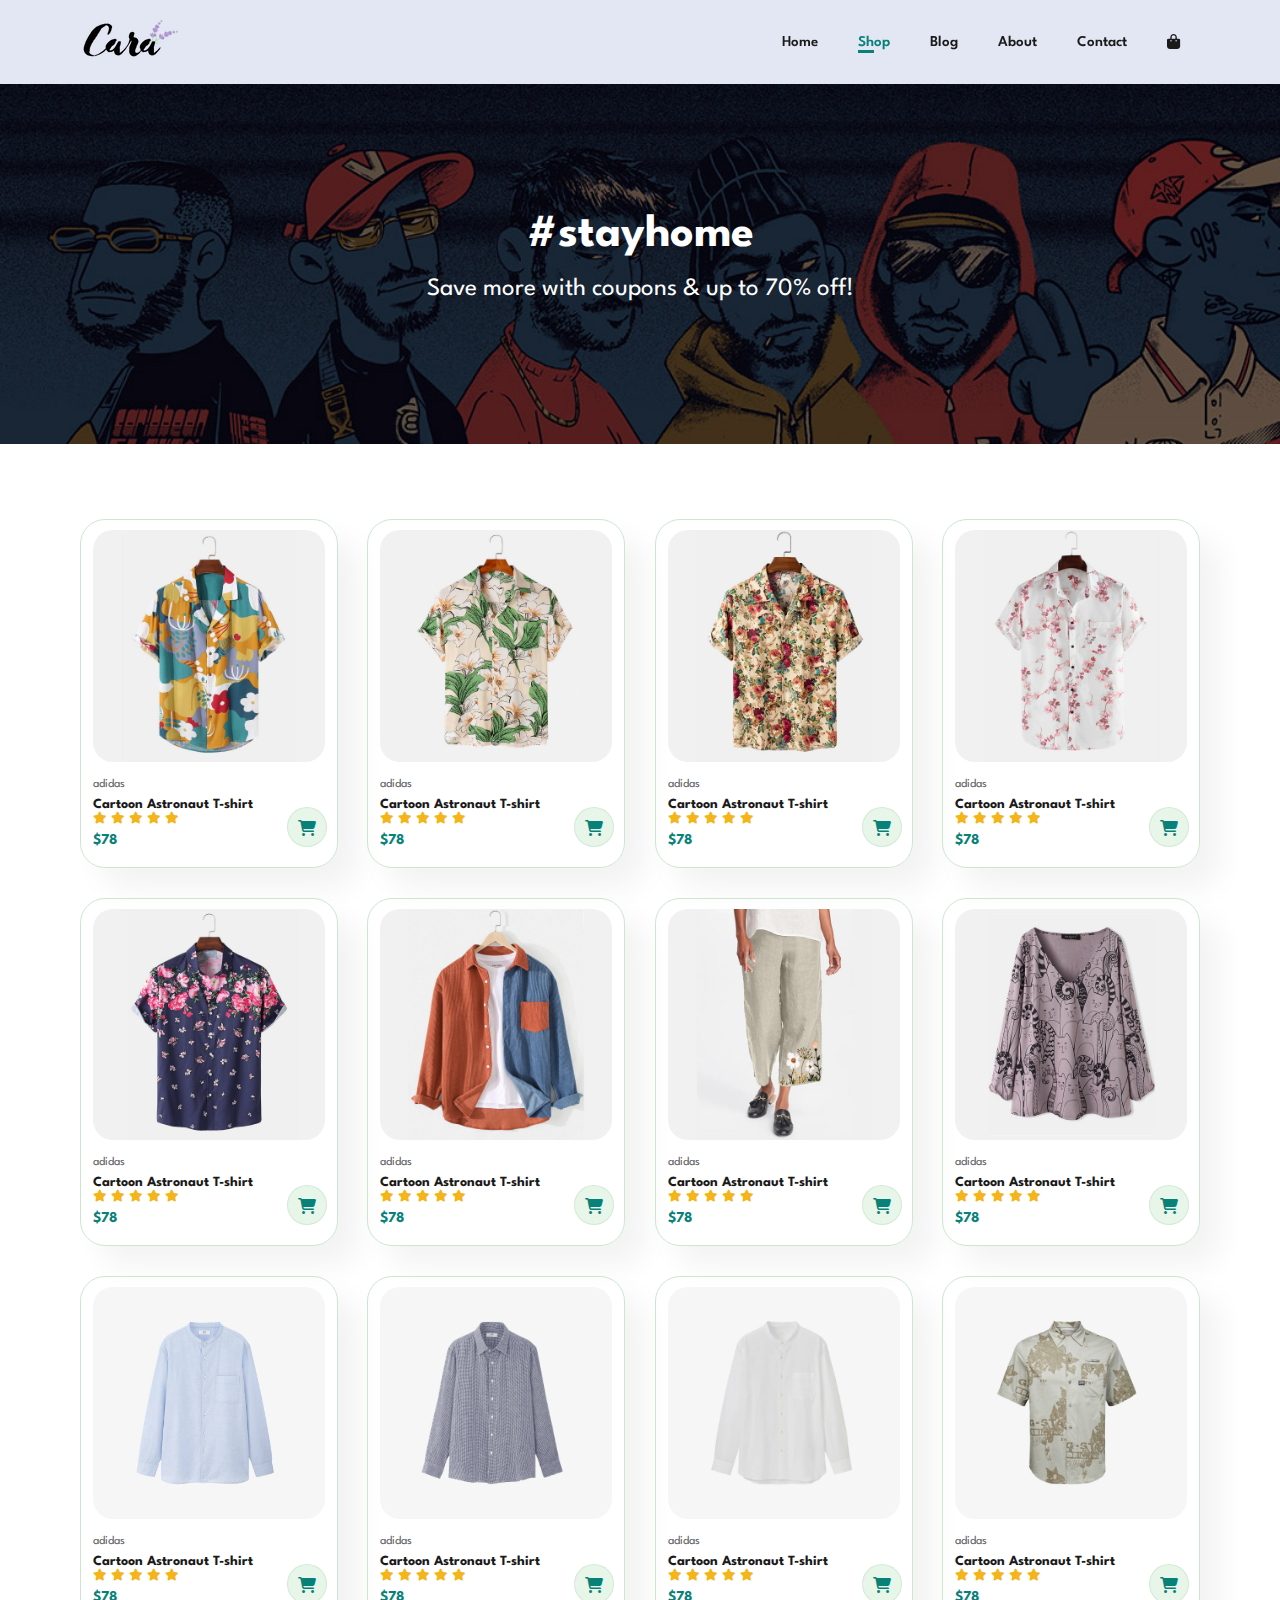
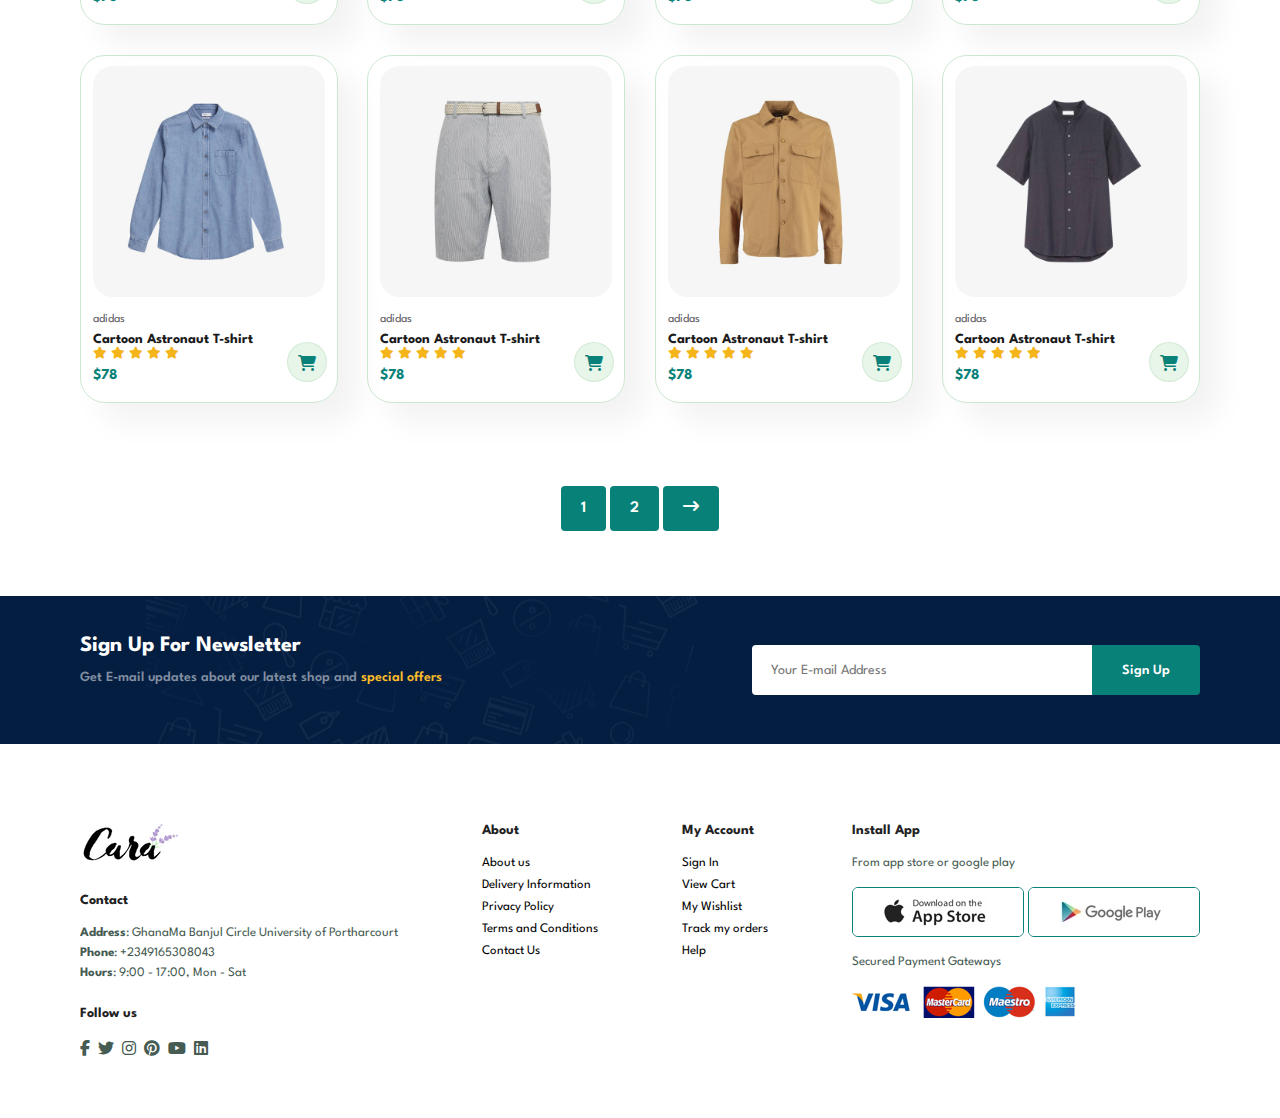
<file: shop.html>
<!DOCTYPE html>
<html lang="en">
<head>
    <meta name="viewport" content="width=device-width, initial-scale=1.0">
    <title>Ecommerce</title>
    <link rel="stylesheet" href="style.css">
    <link rel="stylesheet" href="https://cdnjs.cloudflare.com/ajax/libs/font-awesome/6.4.2/css/all.min.css">
</head>
<body>
    
    <!-- header -->
    <section id="header">
        <a href=""><img src="img/logo.png" class="logo" alt=""></a>

        <div>
            <ul id="navbar">
                <li><a href="index.html">Home</a></li>
                <li><a class="active" href="shop.html">Shop</a></li>
                <li><a href="blog.html">Blog</a></li>
                <li><a href="about.html">About</a></li>
                <li><a href="contact.html">Contact</a></li>
                <li id="lg-bag"><a href="cart.html"><i class="fa-solid fa-bag-shopping"></i></a></li>
                <a href="" id="close"><i class="fa-solid fa-xmark"></i></a>
            </ul>
        </div>

        <div id="mobile">
            <a href="cart.html"><i class="fa-solid fa-bag-shopping"></i></i></i></i></a>
            <i id="bar" class="fas fa-outdent"></i>
            
        </div>
    </section>

    <section id="pageheader">
        <h2>#stayhome</h2>
        <p>Save more with coupons & up to 70% off!</p>
    </section>

    <section id="product1" class="section-p1">
        <div class="pro-container">
            <div class="pro" onclick="window.location.href='single-product.html'">
                <img src="img/Products/f1.jpg" alt="">
                <div class="des">
                    <span>adidas</span>
                    <h5>Cartoon Astronaut T-shirt</h5>
                    <div class="star">
                        <i class="fas fa-star"></i>
                        <i class="fas fa-star"></i>
                        <i class="fas fa-star"></i>
                        <i class="fas fa-star"></i>
                        <i class="fas fa-star"></i>
                    </div>
                    <h4>$78</h4>
                </div>
                <a href=""><i class="fa-solid fa-cart-shopping cart" ; ></i></a>
            </div>
            <div class="pro">
                <img src="img/Products/f2.jpg" alt="">
                <div class="des">
                    <span>adidas</span>
                    <h5>Cartoon Astronaut T-shirt</h5>
                    <div class="star">
                        <i class="fas fa-star"></i>
                        <i class="fas fa-star"></i>
                        <i class="fas fa-star"></i>
                        <i class="fas fa-star"></i>
                        <i class="fas fa-star"></i>
                    </div>
                    <h4>$78</h4>
                </div>
                <a href=""><i class="fa-solid fa-cart-shopping cart" ; ></i></a>
            </div>
            <div class="pro">
                <img src="img/Products/f3.jpg" alt="">
                <div class="des">
                    <span>adidas</span>
                    <h5>Cartoon Astronaut T-shirt</h5>
                    <div class="star">
                        <i class="fas fa-star"></i>
                        <i class="fas fa-star"></i>
                        <i class="fas fa-star"></i>
                        <i class="fas fa-star"></i>
                        <i class="fas fa-star"></i>
                    </div>
                    <h4>$78</h4>
                </div>
                <a href=""><i class="fa-solid fa-cart-shopping cart" ; ></i></a>
            </div>
            <div class="pro">
                <img src="img/Products/f4.jpg" alt="">
                <div class="des">
                    <span>adidas</span>
                    <h5>Cartoon Astronaut T-shirt</h5>
                    <div class="star">
                        <i class="fas fa-star"></i>
                        <i class="fas fa-star"></i>
                        <i class="fas fa-star"></i>
                        <i class="fas fa-star"></i>
                        <i class="fas fa-star"></i>
                    </div>
                    <h4>$78</h4>
                </div>
                <a href=""><i class="fa-solid fa-cart-shopping cart" ; ></i></a>
            </div>
            <div class="pro">
                <img src="img/Products/f5.jpg" alt="">
                <div class="des">
                    <span>adidas</span>
                    <h5>Cartoon Astronaut T-shirt</h5>
                    <div class="star">
                        <i class="fas fa-star"></i>
                        <i class="fas fa-star"></i>
                        <i class="fas fa-star"></i>
                        <i class="fas fa-star"></i>
                        <i class="fas fa-star"></i>
                    </div>
                    <h4>$78</h4>
                </div>
                <a href=""><i class="fa-solid fa-cart-shopping cart" ; ></i></a>
            </div>
            <div class="pro">
                <img src="img/Products/f6.jpg" alt="">
                <div class="des">
                    <span>adidas</span>
                    <h5>Cartoon Astronaut T-shirt</h5>
                    <div class="star">
                        <i class="fas fa-star"></i>
                        <i class="fas fa-star"></i>
                        <i class="fas fa-star"></i>
                        <i class="fas fa-star"></i>
                        <i class="fas fa-star"></i>
                    </div>
                    <h4>$78</h4>
                </div>
                <a href=""><i class="fa-solid fa-cart-shopping cart" ; ></i></a>
            </div>
            <div class="pro">
                <img src="img/Products/f7.jpg" alt="">
                <div class="des">
                    <span>adidas</span>
                    <h5>Cartoon Astronaut T-shirt</h5>
                    <div class="star">
                        <i class="fas fa-star"></i>
                        <i class="fas fa-star"></i>
                        <i class="fas fa-star"></i>
                        <i class="fas fa-star"></i>
                        <i class="fas fa-star"></i>
                    </div>
                    <h4>$78</h4>
                </div>
                <a href=""><i class="fa-solid fa-cart-shopping cart" ; ></i></a>
            </div>
            <div class="pro">
                <img src="img/Products/f8.jpg" alt="">
                <div class="des">
                    <span>adidas</span>
                    <h5>Cartoon Astronaut T-shirt</h5>
                    <div class="star">
                        <i class="fas fa-star"></i>
                        <i class="fas fa-star"></i>
                        <i class="fas fa-star"></i>
                        <i class="fas fa-star"></i>
                        <i class="fas fa-star"></i>
                    </div>
                    <h4>$78</h4>
                </div>
                <a href=""><i class="fa-solid fa-cart-shopping cart" ; ></i></a>
            </div>
        
            <div class="pro">
                <img src="img/Products/n1.jpg" alt="">
                <div class="des">
                    <span>adidas</span>
                    <h5>Cartoon Astronaut T-shirt</h5>
                    <div class="star">
                        <i class="fas fa-star"></i>
                        <i class="fas fa-star"></i>
                        <i class="fas fa-star"></i>
                        <i class="fas fa-star"></i>
                        <i class="fas fa-star"></i>
                    </div>
                    <h4>$78</h4>
                </div>
                <a href=""><i class="fa-solid fa-cart-shopping cart" ; ></i></a>
            </div>
            <div class="pro">
                <img src="img/Products/n2.jpg" alt="">
                <div class="des">
                    <span>adidas</span>
                    <h5>Cartoon Astronaut T-shirt</h5>
                    <div class="star">
                        <i class="fas fa-star"></i>
                        <i class="fas fa-star"></i>
                        <i class="fas fa-star"></i>
                        <i class="fas fa-star"></i>
                        <i class="fas fa-star"></i>
                    </div>
                    <h4>$78</h4>
                </div>
                <a href=""><i class="fa-solid fa-cart-shopping cart" ; ></i></a>
            </div>
            <div class="pro">
                <img src="img/Products/n3.jpg" alt="">
                <div class="des">
                    <span>adidas</span>
                    <h5>Cartoon Astronaut T-shirt</h5>
                    <div class="star">
                        <i class="fas fa-star"></i>
                        <i class="fas fa-star"></i>
                        <i class="fas fa-star"></i>
                        <i class="fas fa-star"></i>
                        <i class="fas fa-star"></i>
                    </div>
                    <h4>$78</h4>
                </div>
                <a href=""><i class="fa-solid fa-cart-shopping cart" ; ></i></a>
            </div>
            <div class="pro">
                <img src="img/Products/n4.jpg" alt="">
                <div class="des">
                    <span>adidas</span>
                    <h5>Cartoon Astronaut T-shirt</h5>
                    <div class="star">
                        <i class="fas fa-star"></i>
                        <i class="fas fa-star"></i>
                        <i class="fas fa-star"></i>
                        <i class="fas fa-star"></i>
                        <i class="fas fa-star"></i>
                    </div>
                    <h4>$78</h4>
                </div>
                <a href=""><i class="fa-solid fa-cart-shopping cart" ; ></i></a>
            </div>
            <div class="pro">
                <img src="img/Products/n5.jpg" alt="">
                <div class="des">
                    <span>adidas</span>
                    <h5>Cartoon Astronaut T-shirt</h5>
                    <div class="star">
                        <i class="fas fa-star"></i>
                        <i class="fas fa-star"></i>
                        <i class="fas fa-star"></i>
                        <i class="fas fa-star"></i>
                        <i class="fas fa-star"></i>
                    </div>
                    <h4>$78</h4>
                </div>
                <a href=""><i class="fa-solid fa-cart-shopping cart" ; ></i></a>
            </div>
            <div class="pro">
                <img src="img/Products/n6.jpg" alt="">
                <div class="des">
                    <span>adidas</span>
                    <h5>Cartoon Astronaut T-shirt</h5>
                    <div class="star">
                        <i class="fas fa-star"></i>
                        <i class="fas fa-star"></i>
                        <i class="fas fa-star"></i>
                        <i class="fas fa-star"></i>
                        <i class="fas fa-star"></i>
                    </div>
                    <h4>$78</h4>
                </div>
                <a href=""><i class="fa-solid fa-cart-shopping cart" ; ></i></a>
            </div>
            <div class="pro">
                <img src="img/Products/n7.jpg" alt="">
                <div class="des">
                    <span>adidas</span>
                    <h5>Cartoon Astronaut T-shirt</h5>
                    <div class="star">
                        <i class="fas fa-star"></i>
                        <i class="fas fa-star"></i>
                        <i class="fas fa-star"></i>
                        <i class="fas fa-star"></i>
                        <i class="fas fa-star"></i>
                    </div>
                    <h4>$78</h4>
                </div>
                <a href=""><i class="fa-solid fa-cart-shopping cart" ; ></i></a>
            </div>
            <div class="pro">
                <img src="img/Products/n8.jpg" alt="">
                <div class="des">
                    <span>adidas</span>
                    <h5>Cartoon Astronaut T-shirt</h5>
                    <div class="star">
                        <i class="fas fa-star"></i>
                        <i class="fas fa-star"></i>
                        <i class="fas fa-star"></i>
                        <i class="fas fa-star"></i>
                        <i class="fas fa-star"></i>
                    </div>
                    <h4>$78</h4>
                </div>
                <a href=""><i class="fa-solid fa-cart-shopping cart" ; ></i></a>
            </div>
        </div>
    </section>

    <section id="pagination" class="section-p1">
        <a href="">1</a>
        <a href="">2</a>
        <a href=""><i class="fa-solid fa-arrow-right-long"></i></a>
    </section>

    <section id="newsletter" class="section-p1 section-m1">
        <div class="newstext">
            <h4>Sign Up For Newsletter</h4>
            <p>Get E-mail updates about our latest shop and <span>special offers</span>
            </p>
        </div>
        <div class="form">
            <input type="text" placeholder="Your E-mail Address">
            <button class="normal">Sign Up</button>
        </div>
    </section>

    <footer class="section-p1">
        <div class="col">
            <img class="logo" src="img/logo.png">
            <h4>Contact</h4>
            <p><strong>Address</strong>: GhanaMa Banjul Circle University of Portharcourt</p>
            <p><strong>Phone</strong>: +2349165308043</p>
            <p><strong>Hours</strong>: 9:00 - 17:00, Mon - Sat</p>

            <div class="follow">
                <h4>Follow us</h4>
                <div class="icon">
                    <i class="fab fa-facebook-f"></i>
                    <i class="fab fa-twitter"></i>
                    <i class="fab fa-instagram"></i>
                    <i class="fab fa-pinterest"></i>
                    <i class="fab fa-youtube"></i>
                    <i class="fab fa-linkedin"></i>
                </div>
            </div>
            
        </div>

        <div class="col">
            <h4>About</h4>
            <a href="">About us</a>
            <a href="">Delivery Information</a>
            <a href="">Privacy Policy</a>
            <a href="">Terms and Conditions</a>
            <a href="">Contact Us</a>
        </div>

        <div class="col">
            <h4>My Account</h4>
            <a href="">Sign In</a>
            <a href="">View Cart</a>
            <a href="">My Wishlist</a>
            <a href="">Track my orders</a>
            <a href="">Help</a>
        </div>

        <div class="col install">
            <h4>Install App</h4>
            <p>From app store or google play</p>
            <div class="row">
                <img src="img/Pay/app.jpg">
                <img src="img/Pay/play.jpg">
            </div>

            <p>Secured Payment Gateways</p>
            <img src="img/Pay/pay.png" alt="">
        </div>
        
    </footer>

    <script src="script.js"></script>

</body>
</html>
</file>
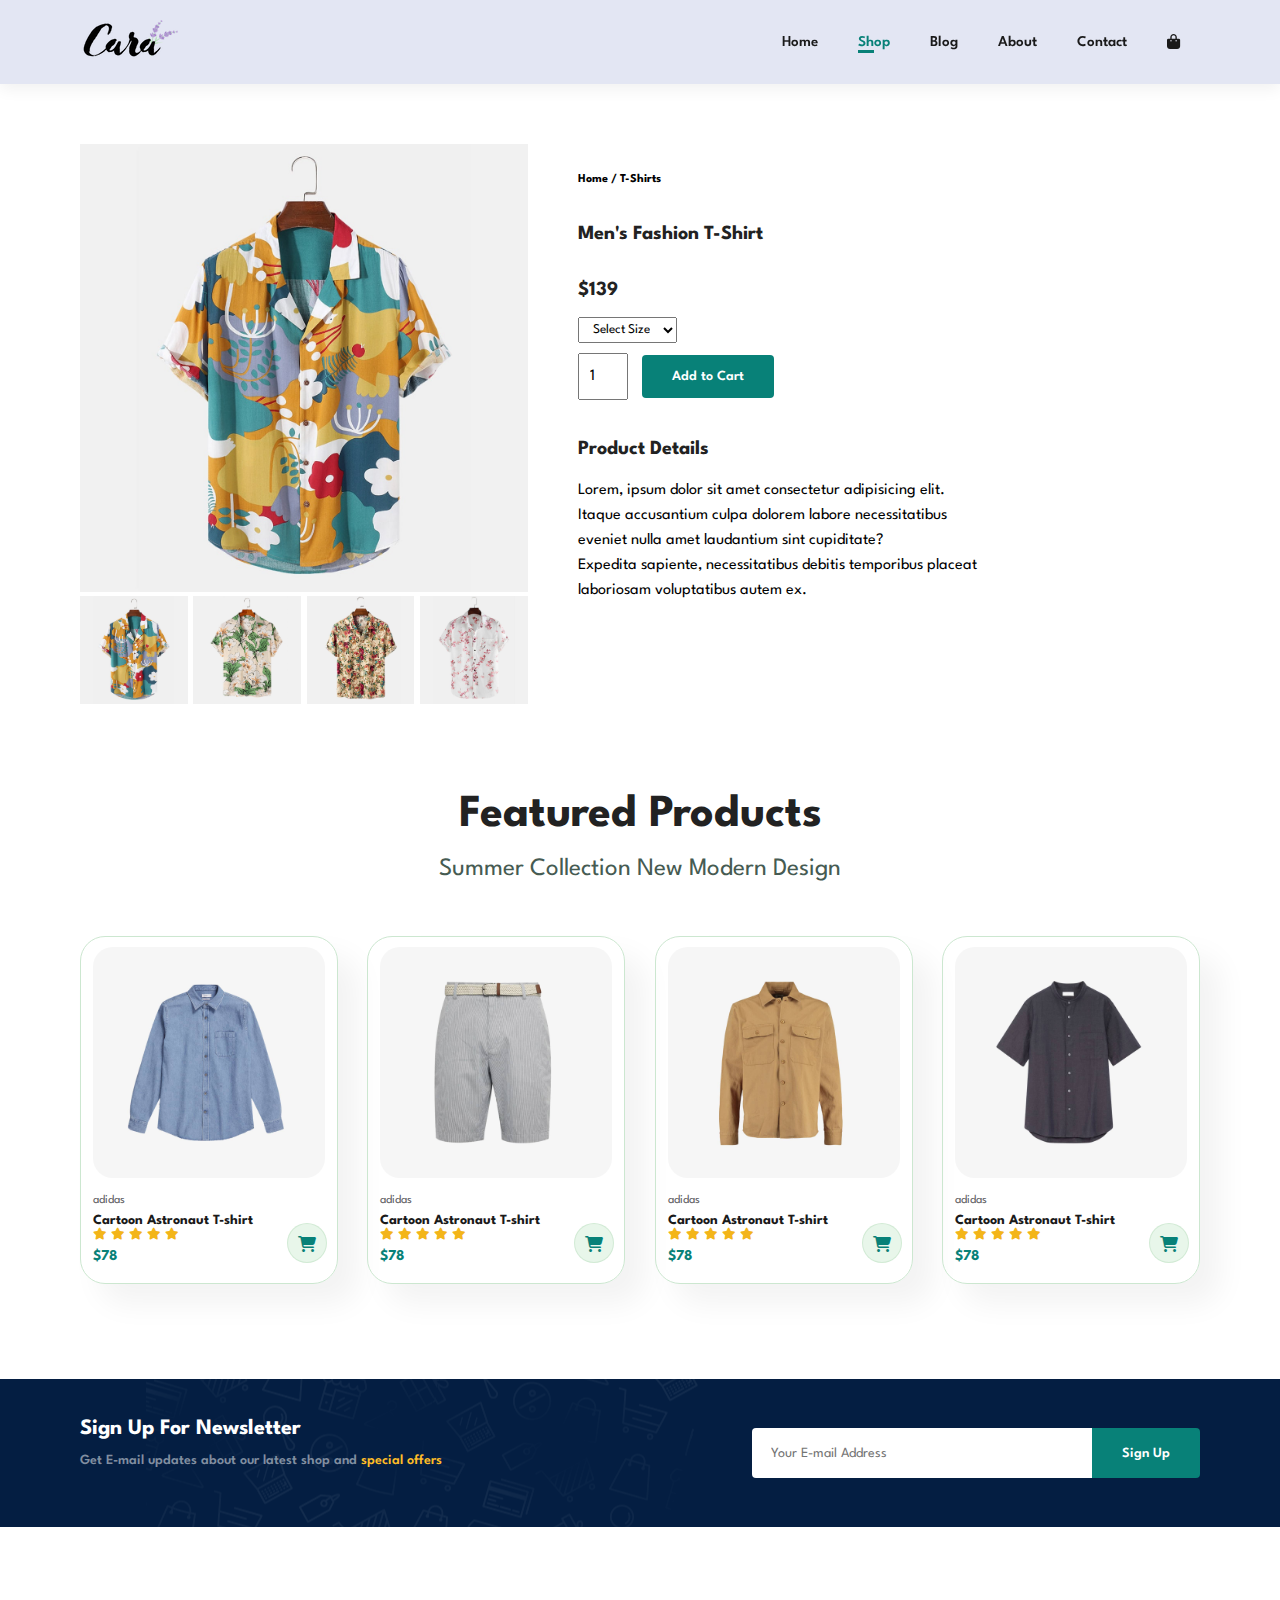
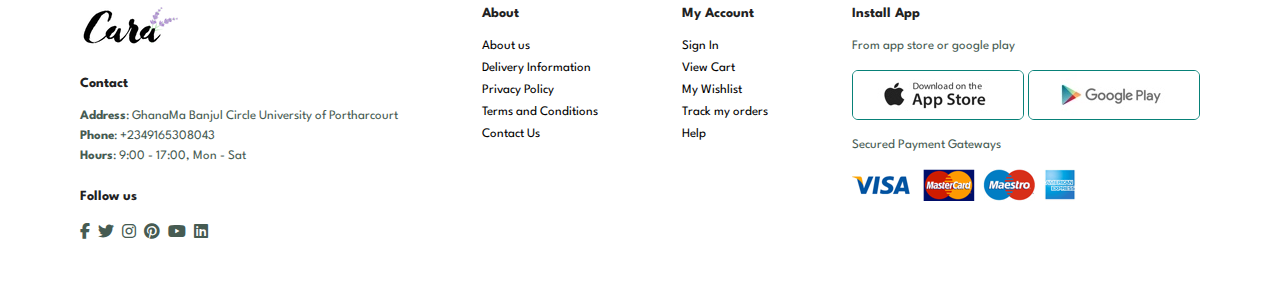
<file: single-product.html>
<!DOCTYPE html>
<html lang="en">
<head>
    <meta name="viewport" content="width=device-width, initial-scale=1.0">
    <title>Ecommerce</title>
    <link rel="stylesheet" href="style.css">
    <link rel="stylesheet" href="https://cdnjs.cloudflare.com/ajax/libs/font-awesome/6.4.2/css/all.min.css">
</head>
<body>
    
    <!-- header -->
    <section id="header">
        <a href=""><img src="img/logo.png" class="logo" alt=""></a>

        <div>
            <ul id="navbar">
                <li><a href="index.html">Home</a></li>
                <li><a class="active" href="shop.html">Shop</a></li>
                <li><a href="blog.html">Blog</a></li>
                <li><a href="about.html">About</a></li>
                <li><a href="contact.html">Contact</a></li>
                <li id="lg-bag"><a href="cart.html"><i class="fa-solid fa-bag-shopping"></i></a></li>
                <a href="" id="close"><i class="fa-solid fa-xmark"></i></a>
            </ul>
        </div>

        <div id="mobile">
            <a href="cart.html"><i class="fa-solid fa-bag-shopping"></i></i></i></i></a>
            <i id="bar" class="fas fa-outdent"></i>
            
        </div>
    </section>

    <section id="prodetails" class="section-p1">
        <div class="single-pro-img">
            <img src="img/Products/f1.jpg" width="100%" id="mainimage" alt="">

            <div class="smallimages">
                <div class="smallimage-col">
                    <img src="img/Products/f1.jpg" width="100%" class="smallimage" alt="">
                </div>
                <div class="smallimage-col">
                    <img src="img/Products/f2.jpg" width="100%" class="smallimage" alt="">
                </div>
                <div class="smallimage-col">
                    <img src="img/Products/f3.jpg" width="100%" class="smallimage" alt="">
                </div>
                <div class="smallimage-col">
                    <img src="img/Products/f4.jpg" width="100%" class="smallimage" alt="">
                </div>
            </div>
        </div>

        <div class="single-pro-details">
            <h6>Home / T-Shirts</h6>
            <h4>Men's Fashion T-Shirt</h4>
            <h2>$139</h2>
            <select>
                <option>Select Size</option>
                <option>XL</option>
                <option>XXL</option>
                <option>Small</option>
                <option>Large</option>
            </select>

            <input type="number" value="1" min="1">
            <button class="normal">Add to Cart</button>
            <h4>Product Details</h4>
            <span>Lorem, ipsum dolor sit amet consectetur adipisicing elit. <br>
                Itaque accusantium culpa dolorem labore necessitatibus <br>
                eveniet nulla amet laudantium sint cupiditate? <br>
                Expedita sapiente, necessitatibus debitis temporibus placeat <br> 
                laboriosam voluptatibus autem ex.</span>
        </div>

    </section>

    <section id="product1" class="section-p1">
        <h2>Featured Products</h2>
        <p>Summer Collection New Modern Design</p>
        <div class="pro-container">
            <div class="pro">
                <img src="img/Products/n5.jpg" alt="">
                <div class="des">
                    <span>adidas</span>
                    <h5>Cartoon Astronaut T-shirt</h5>
                    <div class="star">
                        <i class="fas fa-star"></i>
                        <i class="fas fa-star"></i>
                        <i class="fas fa-star"></i>
                        <i class="fas fa-star"></i>
                        <i class="fas fa-star"></i>
                    </div>
                    <h4>$78</h4>
                </div>
                <a href=""><i class="fa-solid fa-cart-shopping cart" ; ></i></a>
            </div>
            <div class="pro">
                <img src="img/Products/n6.jpg" alt="">
                <div class="des">
                    <span>adidas</span>
                    <h5>Cartoon Astronaut T-shirt</h5>
                    <div class="star">
                        <i class="fas fa-star"></i>
                        <i class="fas fa-star"></i>
                        <i class="fas fa-star"></i>
                        <i class="fas fa-star"></i>
                        <i class="fas fa-star"></i>
                    </div>
                    <h4>$78</h4>
                </div>
                <a href=""><i class="fa-solid fa-cart-shopping cart" ; ></i></a>
            </div>
            <div class="pro">
                <img src="img/Products/n7.jpg" alt="">
                <div class="des">
                    <span>adidas</span>
                    <h5>Cartoon Astronaut T-shirt</h5>
                    <div class="star">
                        <i class="fas fa-star"></i>
                        <i class="fas fa-star"></i>
                        <i class="fas fa-star"></i>
                        <i class="fas fa-star"></i>
                        <i class="fas fa-star"></i>
                    </div>
                    <h4>$78</h4>
                </div>
                <a href=""><i class="fa-solid fa-cart-shopping cart" ; ></i></a>
            </div>
            <div class="pro">
                <img src="img/Products/n8.jpg" alt="">
                <div class="des">
                    <span>adidas</span>
                    <h5>Cartoon Astronaut T-shirt</h5>
                    <div class="star">
                        <i class="fas fa-star"></i>
                        <i class="fas fa-star"></i>
                        <i class="fas fa-star"></i>
                        <i class="fas fa-star"></i>
                        <i class="fas fa-star"></i>
                    </div>
                    <h4>$78</h4>
                </div>
                <a href=""><i class="fa-solid fa-cart-shopping cart" ; ></i></a>
            </div>
        </div>
    </section>

    <section id="newsletter" class="section-p1 section-m1">
        <div class="newstext">
            <h4>Sign Up For Newsletter</h4>
            <p>Get E-mail updates about our latest shop and <span>special offers</span>
            </p>
        </div>
        <div class="form">
            <input type="text" placeholder="Your E-mail Address">
            <button class="normal">Sign Up</button>
        </div>
    </section>

    <footer class="section-p1">
        <div class="col">
            <img class="logo" src="img/logo.png">
            <h4>Contact</h4>
            <p><strong>Address</strong>: GhanaMa Banjul Circle University of Portharcourt</p>
            <p><strong>Phone</strong>: +2349165308043</p>
            <p><strong>Hours</strong>: 9:00 - 17:00, Mon - Sat</p>

            <div class="follow">
                <h4>Follow us</h4>
                <div class="icon">
                    <i class="fab fa-facebook-f"></i>
                    <i class="fab fa-twitter"></i>
                    <i class="fab fa-instagram"></i>
                    <i class="fab fa-pinterest"></i>
                    <i class="fab fa-youtube"></i>
                    <i class="fab fa-linkedin"></i>
                </div>
            </div>
            
        </div>

        <div class="col">
            <h4>About</h4>
            <a href="">About us</a>
            <a href="">Delivery Information</a>
            <a href="">Privacy Policy</a>
            <a href="">Terms and Conditions</a>
            <a href="">Contact Us</a>
        </div>

        <div class="col">
            <h4>My Account</h4>
            <a href="">Sign In</a>
            <a href="">View Cart</a>
            <a href="">My Wishlist</a>
            <a href="">Track my orders</a>
            <a href="">Help</a>
        </div>

        <div class="col install">
            <h4>Install App</h4>
            <p>From app store or google play</p>
            <div class="row">
                <img src="img/Pay/app.jpg">
                <img src="img/Pay/play.jpg">
            </div>

            <p>Secured Payment Gateways</p>
            <img src="img/Pay/pay.png" alt="">
        </div>
        
    </footer>


    <script>
        var MainImg = document.getElementById("mainimage");
        var smallimg = document.getElementsByClassName("smallimage");

        smallimg[0].onclick = function(){
            MainImg.src = smallimg[0].src;
        }
        smallimg[1].onclick = function(){
            MainImg.src = smallimg[1].src;
        }
        smallimg[2].onclick = function(){
            MainImg.src = smallimg[2].src;
        }
        smallimg[3].onclick = function(){
            MainImg.src = smallimg[3].src;
        }
    </script>

    <script src="script.js"></script>
</body>
</html>
</file>
<file: style.css>
@import url('https://fonts.googleapis.com/css2?family=Spartan:wght@100;200;300;400;500;600;700;800;900&display=swap');
*{
    margin: 0;
    padding: 0;
    box-sizing: border-box;
    font-family: 'Spartan', sans-serif;
}

h1{
    font-size: 50px;
    line-height: 64px;
    color: #222;
}

h2{
    font-size: 46px;
    line-height: 54px;
    color: #222; 
}

h4{
    font-size: 20px;
    color: #222;
}

h6{
    font-weight: 700;
    font-size: 12px;
}

p{
    font-size: 25px;
    margin: 15px 0 20px 0;
    color: #465b52;
}

.section-p1{
    padding: 40px 80px;
}

.section-m1{
    margin: 40px 0;
}

button.normal{
    font-size: 14px;
    font-weight: 600;
    padding: 15px 30px;
    color: black;
    background-color: white;
    border-radius: 4px;
    cursor: pointer;
    border: none;
    outline: none;
    transition: 0.2s;
}

button.white{
    font-size: 13px;
    font-weight: 600;
    padding: 11px 18px;
    color: white;
    background-color: transparent;
    cursor: pointer;
    border: 1px solid white;
    outline: none;
    transition: 0.2s;
}

body{
    width: 100%;
}

/* Header styling */

#header{
    display: flex;
    align-items: center;
    justify-content: space-between;
    padding: 20px 80px;
    background: #E3E6F3;
    box-shadow: 0 5px 15px rgba(0, 0, 0, 0.06);
    z-index: 999;
    position: sticky;
    top: 0;
    left: 0;
}
#navbar{
    display: flex;
    align-items: center;
    justify-content: center;
}

#navbar li{
    list-style: none;
    padding: 0 20px;
}

#navbar li a{
    text-decoration: none;
    font-size: 15px;
    font-weight: 600;
    color: #1a1a1a;
    transition: 0.3s ease;
    position: relative;
}
#navbar li a:hover, #navbar li a.active{
    color: #088178;
}

#navbar li a.active::after, #navbar li a:hover::after{
    content: '';  
    width: 50%;
    height: 3px;
    background-color: #088178;
    position: absolute;
    bottom: -4px;
    left: 0px; 
} 

#mobile{
    display: none;
    align-items: center;
}

#close{
    display: none;
}


/* Home Page */
#hero{
    background-image: url(img/hero4.png);
    height: 90vh;
    width: 100%;
    background-size: cover;
    background-position: top 25% right 0;
    padding: 0 80px;
    display: flex;
    flex-direction: column;
    align-items: flex-start;
    justify-content: center;
}
#hero h4{
    padding-bottom: 15px;
}
#hero h1{
    color: #088178;
}
#hero button{
    background-image: url(img/button.png);
    background-color: transparent;
    color: #088178;
    border: 0;
    padding: 14px 80px 14px 65px;
    background-repeat: no-repeat;
    cursor: pointer;
    font-weight: 700;
    font-size: 15px;
}

#feature{
    display: flex;
    align-items: center;
    justify-content: space-between;
    flex-wrap: wrap;
}

#feature .fe-box{
    width: 180px;
    text-align: center;
    padding: 25px 15px;
    box-shadow: 20px 20px 34px rgba(0, 0, 0, 0.05);
    border: 1px solid #cce7d0;
    border-radius: 5px;
    margin: 15px 0; 
}
#feature .fe-box:hover{
    box-shadow: 10px 10px 54px rgba(70, 62, 221, 0.1);
}
#feature .fe-box h6{
    padding: 9px 8px 6px 8px;
    line-height: 1;
    border-radius: 4px;
    color: #088178;
    background-color: #fddde4;
    display: inline-block;
}
#feature .fe-box img{
    width: 100%;
    margin-bottom: 10px;
}
#feature .fe-box:nth-child(2) h6{
    background-color: #cdebbc;
}
#feature .fe-box:nth-child(3) h6{
    background-color: #d1e8f2;
}
#feature .fe-box:nth-child(4) h6{
    background-color: #cdd4f8;
}
#feature .fe-box:nth-child(5) h6{
    background-color: #f6dbf6;
}
#feature .fe-box:nth-child(6) h6{
    background-color: #fff2e5;
}

#product1{
    text-align: center;
}

#product1 .pro-container{
    display: flex;
    justify-content: space-between;
    padding-top: 20px;
    flex-wrap: wrap;
}

#product1 .pro{
    width: 23%;
    min-width: 250px;
    padding: 10px 12px;
    border: 1px solid #cce7d0;
    border-radius: 25px;
    cursor: pointer;
    box-shadow: 20px 20px 30px rgba(0, 0, 0, 0.05);
    margin: 15px 0;
    transition: 0.2s ease;
    position: relative;
}
#product1 .pro:hover{
    box-shadow: 20px 20px 30px rgba(0, 0, 0, 0.08);
}

#product1 .pro img{
    width: 100%;
    border-radius: 20px;
}

#product1 .pro .des{
    text-align: start;
    padding: 10px 0;
}

#product1 .pro .des span{
    color: #606063;
    font-size: 12px;
}
#product1 .pro .des h5{
    padding-top: 7px;
    color: #1a1a1a;
    font-size: 14px;
}

#product1 .pro .des i{
    font-size: 12px;
    color: rgb(243, 181, 25);
}
#product1 .pro .des h4{
    padding-top: 7px;
    font-size: 15px;
    font-weight: 700;
    color: #088178;
}
#product1 .pro .cart{
    width: 40px;
    height: 40px;
    line-height: 40px;
    border-radius: 50px;
    background-color: #e8f6ea;
    color: #088178;
    border: 1px solid #cce7d0ce;
    position: absolute;
    bottom: 20px;
    right: 10px;
}

#banner{
    display: flex;
    flex-direction: column;
    justify-content: center;
    align-items: center;
    text-align: center;
    background-image: url(img/Banner/b2.jpg);
    width: 100%;
    height: 40vh;
    background-size: cover;
    background-position: center;
}

#banner h4{
    color: white;
    height: 16px;
}

#banner h2{
    color: white;
    font-size: 30px;
    padding: 10px 0;
}
#banner h2 span{
    color: red;
}

#banner button:hover{
    background: #088178;
    color: white;
}

#sm-banner {
    display: flex;
    justify-content: space-between;
    flex-wrap: wrap;
}

#sm-banner .banner-box{
    display: flex;
    flex-direction: column;
    justify-content: center;
    align-items: start;
    background-image: url(img/Banner/b17.jpg);
    min-width: 580px;
    height: 50vh;
    background-size: cover;
    background-position: center;
    padding: 30px;
}

#sm-banner .banner-box2{
    background-image: url(img/Banner/b10.jpg);
}

#sm-banner h4{
    color: white;
    font-size: 20px;
    font-weight: 300;
}

#sm-banner h2{
    color: white;
    font-size: 28px;
    font-weight: 800;
}

#sm-banner h2{
    color: white;
    font-size: 40px;
    font-weight: 500;
    padding-bottom: 15px;
}

#sm-banner span{
    padding-bottom: 15px;
}

#sm-banner .banner-box:hover button{
    background-color: #088178;
    border: 1px solid #088178;
}

#banner3{
    display: flex;
    justify-content: space-between;
    padding: 0 80px;
}

#banner3 .banner-box{
    display: flex;
    flex-direction: column;
    justify-content: center;
    align-items: start;
    background-image: url(img/Banner/b7.jpg);
    min-width: 30%;
    height: 30vh;
    background-size: cover;
    background-position: center;
    padding: 20px;
    margin-bottom: 20px;
}

#banner3 .banner-box2{
    background-image: url(img/Banner/b4.jpg);
}

#banner3 .banner-box3{
    background-image: url(img/Banner/b18.jpg);
}

#banner3 h2{
    color: white;
    font-weight: 900;
    font-size: 22px;
}

#banner3 h3{
    color: #ec544e;
    font-weight: 800;
    font-size: 15px;
}

#newsletter{
    display: flex;
    justify-content: space-between;
    flex-wrap: wrap;
    align-items: center;
    background-image: url(img/Banner/b14.png);
    background-repeat: no-repeat;
    background-position: 20% 30%;
    background-color: #041e42;
}

#newsletter h4{
    font-size: 22px;
    font-weight: 700;
    color: white;
}

#newsletter p{
    font-size: 14px;
    font-weight: 600;
    color: #818ea0;
}

#newsletter p span{
    color: #ffbd27;
}

#newsletter .form{
    display: flex;
    width: 40%;
}

#newsletter input{
    height: 3.125rem;
    padding: 0 1.25em;
    font-size: 14px;
    width: 100%;
    border: 1px solid transparent;
    border-radius: 4px;
    outline: none;
    border-top-right-radius: 0;
    border-bottom-right-radius: 0;
}

#newsletter button{
    background-color: #088178;
    color: #fff;
    white-space: nowrap;
    border-top-left-radius: 0;
    border-bottom-left-radius: 0;
}

/* Footer */
footer{
    display: flex;
    flex-wrap: wrap;
    justify-content: space-between;
}

footer .col{
    display: flex;
    flex-direction: column;
    align-items: flex-start;
    margin-bottom: 20px;
}

footer .logo{
    margin-bottom: 30px;
}

footer h4{
    font-size: 14px;
    padding-bottom: 20px;
}
footer p{
    font-size: 13px;
    margin: 0 0 8px 0;
}
footer a{
    font-size: 13px;
    text-decoration: none;
    color: black;
    margin-bottom: 10px;
}

footer .follow{
    margin-top: 20px;
}

footer .follow i{
    color: #465b52;
    padding-right: 4px;
    cursor: pointer;
}

footer .install .row img{
    border: 1px solid #088178;
    border-radius: 6px;
}

footer .install img{
    margin: 10px 0 15px 0;
}

footer .follow i:hover, footer a:hover{
    color: #088178;
}

.copyright{
    margin: -30px 0px 50px 0;
    width: 100%;
    text-align: center;
}



/* Shop page */

#pageheader{
    background-image: url(img/Banner/b1.jpg);
    width: 100%;
    height: 40vh;
    background-size: cover;
    display: flex;
    justify-content: center;
    text-align: center;
    flex-direction: column;
    padding: 14px;
}

#pageheader h2,
#pageheader p{
    color: white;
}

#pagination{
    text-align: center;
}

#pagination a{
    text-decoration: none;
    background-color: #088178;
    padding: 15px 20px;
    border-radius: 4px;
    color: white;
    font-weight: 600;
}

#pagination a i{
    font-size: 16px;
    font-weight: 600;
}


/* Product page */
#prodetails .single-pro-img {
    width: 40%;
    margin-right: 50px;
}

.smallimages {
    display: flex;
    justify-content: space-between;
}

.smallimage-col {
    flex-basis: 24%;
    cursor: pointer;
}

#prodetails{
    display: flex;
    margin-top: 20px;
}

#prodetails .single-pro-details{
    width: 50%;
    padding-top: 30px;
}

#prodetails .single-pro-details h4{
    padding: 40px 0 20px 0;
}

#prodetails .single-pro-details h2{
    font-size: 20px;
}

#prodetails .single-pro-details select {
    display: block;
    padding: 5px 10px;
    margin-bottom: 10px;
}

#prodetails .single-pro-details input {
    width: 50px;
    height: 47px;
    padding-left: 10px;
    font-size: 16px;
    margin-right: 10px;
}

#prodetails .single-pro-details input:focus{
    outline: none;
}

#prodetails .single-pro-details button {
    background-color: #088178;
    color: white;
}

#prodetails .single-pro-details span{
    line-height: 25px;
}


/* For blog */

#pageheader.blogheader {
    background-image: url(img/Banner/b19.jpg);
}

#blog{
    padding: 150px 150px 0 150px;
}
#blog .blogbox{
    display: flex;
    align-items: center;
    width:100%;
    position: relative;
    padding-bottom: 90px;
}

#blog .blog-img{
    width: 50%;
    margin-right: 40px;
}


#blog img{
    width: 100%;
    height: 300px;
    object-fit: cover;
}

#blog .blog-details{
    width: 50%;
}

#blog .blog-details a{
    text-decoration: none;
    font-size: 11px;
    color: black;
    font-weight: 700;
    position: relative;
    transition: 0.3s;
}

#blog .blog-details a::after {
    content: '';
    width: 50px;
    height: 1px;
    background-color: black;
    position: absolute;
    top: 4px;
    right: -60px;
}

#blog .blog-details a:hover{
    color: #088178;
}

#blog .blog-details a:hover:after{
    background-color: #088178;
}

#blog .blogbox h1{
    position: absolute;
    top: -40px;
    left: 0;
    font-size: 70px;
    font-weight: 700;
    color: #c9cbce;
    z-index: -9;
}


/* about page*/

#pageheader.aboutheader {
    background-image: url(img/About/banner.png);
}

#about-head img{
    width: 50%;
    height: auto;
}

#about-head{
    display: flex;
    align-items: center;
}

#about-head div{
    padding-left: 40px;
}

#aboutapp{
    text-align: center;
}

#aboutapp video{
    width: 70%;
    height: 100%;
    margin: 30px auto 0 auto;
    border-radius: 30px;
}


/* for contact us page */

#contact-details{
    display: flex;
    align-items: center;
    justify-content: space-between;
}

#contact-details .details{
    width: 40%;
}

#contact-details .details span,
#form-details form span{
    font-size: 12px;
}

#contact-details .details h2,
#form-details form h2{
    font-size: 26px;
    line-height: 35px;
    padding: 20px 0;
}

#contact-details .details h3{
    font-size: 16px;
    padding-bottom: 15px;
}

#contact-details .details li{
    list-style: none;
    display: flex;
    padding: 10px 0;
}

#contact-details .details li i{
    font-size: 14px;
    padding-right: 22px;
}

#contact-details .details li p{
    margin: 0;
    font-size: 14px;
}

#contact-details .map{
    width: 55%;
    height: 400px;
}

#contact-details .map iframe{
    width: 100%;
    height: 100%;
}

#form-details{
    display: flex;
    justify-content: space-between;
    margin: 30px;
    padding: 80px;
    border: 1px solid #e1e1e1;
}

#form-details form{
    width: 65%;
    display: flex;
    flex-direction: column;
    align-items: flex-start;
}

#form-details form input,
#form-details form textarea{
    width: 100%;
    padding: 12px 15px;
    outline: none;
    margin-bottom: 20px;
    border: 1px solid #e1e1e1;
}

#form-details form button{
    background-color: #088178;
    color: white;
}

#form-details .people div{
    padding-bottom: 25px;
    display: flex;
    align-items: flex-start;
}

#form-details .people div img{
    width: 65px;
    height: 65px;
    object-fit: cover;
    margin-right: 15px;
}

#form-details .people div p{
    margin: 0;
    font-size: 13px;
    line-height: 25px;
}

#form-details .people div p span{
    display: block;
    font-size: 16px;
    font-weight: 600;
    color: #000;
}








/* Media query */


@media screen and (max-width:600px){
    #header {
        padding: 10px 30px;
    }

    #navbar {
        display: flex;
        flex-direction: column;
        align-items: flex-start;
        justify-content: flex-start;
        position: fixed;
        top: 0;
        right: -300px;
        height: 100vh;
        width: 300px;
        background-color: #E3E6F3;
        box-shadow: 0 40px 60px rgba(0, 0, 0, 0.1);
        padding: 80px 0 0 10px;
        transition: 0.3s;
    }

    #navbar.active{
        right: 0px;
    }

    #navbar li{
        margin-bottom: 25px;
    }

    #mobile{
        display: flex;
        align-items: center;
    }


    #mobile i{
        color: #1a1a1a;
        font-size: 24px;
        padding-left: 20px;
    }

    #close{
        display: initial;
        position: absolute;
        top: 30px;
        left: 30px;
        color: black;
        font-size: 24px;
    }

    #lg-bag{
        display: none;
    }

    h1 {
        font-size: 38px;
    }

    h2 {
        font-size: 32px;
    }

    #hero {
        padding: 0 20px;
        background-position: 55%;
    }

    .section-p1 {
        padding: 20px;
    }

    #feature .fe-box {
        width: 155px;
        margin: 0 0 15px 0;
    }

    #feature{
        justify-content: space-between;
    }

    #product1 .pro {
        width: 100%;
    }

    #banner {
        height: 40vh;
}

#sm-banner .banner-box {
    height: 40vh;
    min-width: 200px;
}

#sm-banner .banner-box2 {
    margin-top: 20px;
}

#banner3{
    padding: 0 20px;
}

#banner3 {
    width: 100%;
    display: flex;
    flex-direction: column;
}

#newsletter .form{
    width: 100%;
}

#newsletter{
    padding: 40px 20px;
}

footer .copyright{
    text-align: start;
}

/* singleproduct */

#prodetails {
    display: flex;
    flex-direction: column;
}

#prodetails .single-pro-img {
    width: 100%;
    margin-right: 0px;
}

#prodetails .single-pro-details {
    width: 100%;
    padding-top: 30px;
}

/* blog page */

#blog .blogbox {
    display: flex;
    flex-direction: column;
    align-items: flex-start;
}

#blog {
    padding: 100px 20px 0 20px;
}

#blog .blog-img {
    width: 100%;
    margin-bottom: 30px;
}

#blog .blog-details {
    width: 100%;
}


/* for about */

#about-head {
    flex-direction: column;
}

#about-head img {
    width: 100%;
    margin-bottom: 20px;
}

#about-head div {
    padding-left: 0px;
}

#aboutapp video {
    width: 100%;
}


/* for contactus page */

#contact-details {
    flex-direction: column;
}

#contact-details .details {
    width: 100%;
    margin-bottom: 30px;
}

#contact-details .map {
    width: 100%;
}

#form-details {
    margin: 10px;
    padding: 30px 10px;
    border: 1px solid #e1e1e1;
    flex-wrap: wrap;
}

#form-details form {
    width: 100%;
    margin-bottom: 30px;
}

}
</file>
